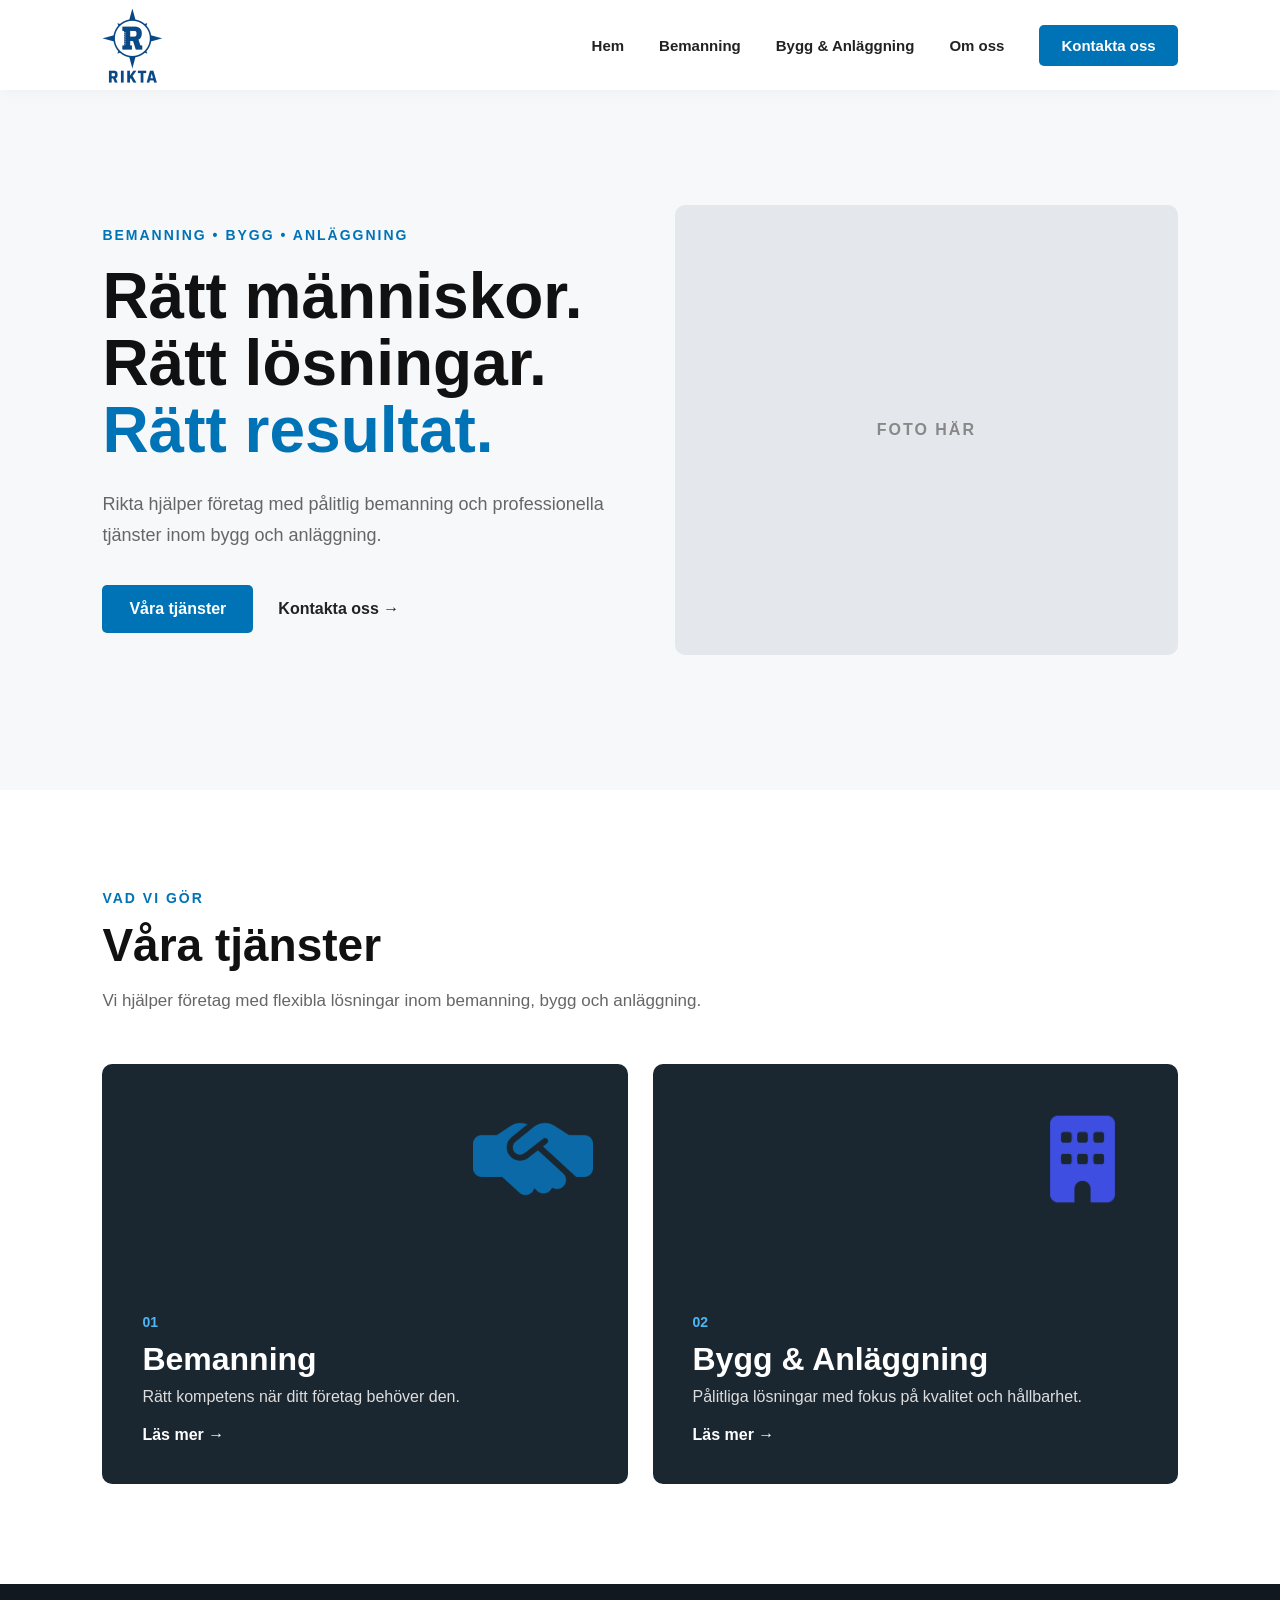
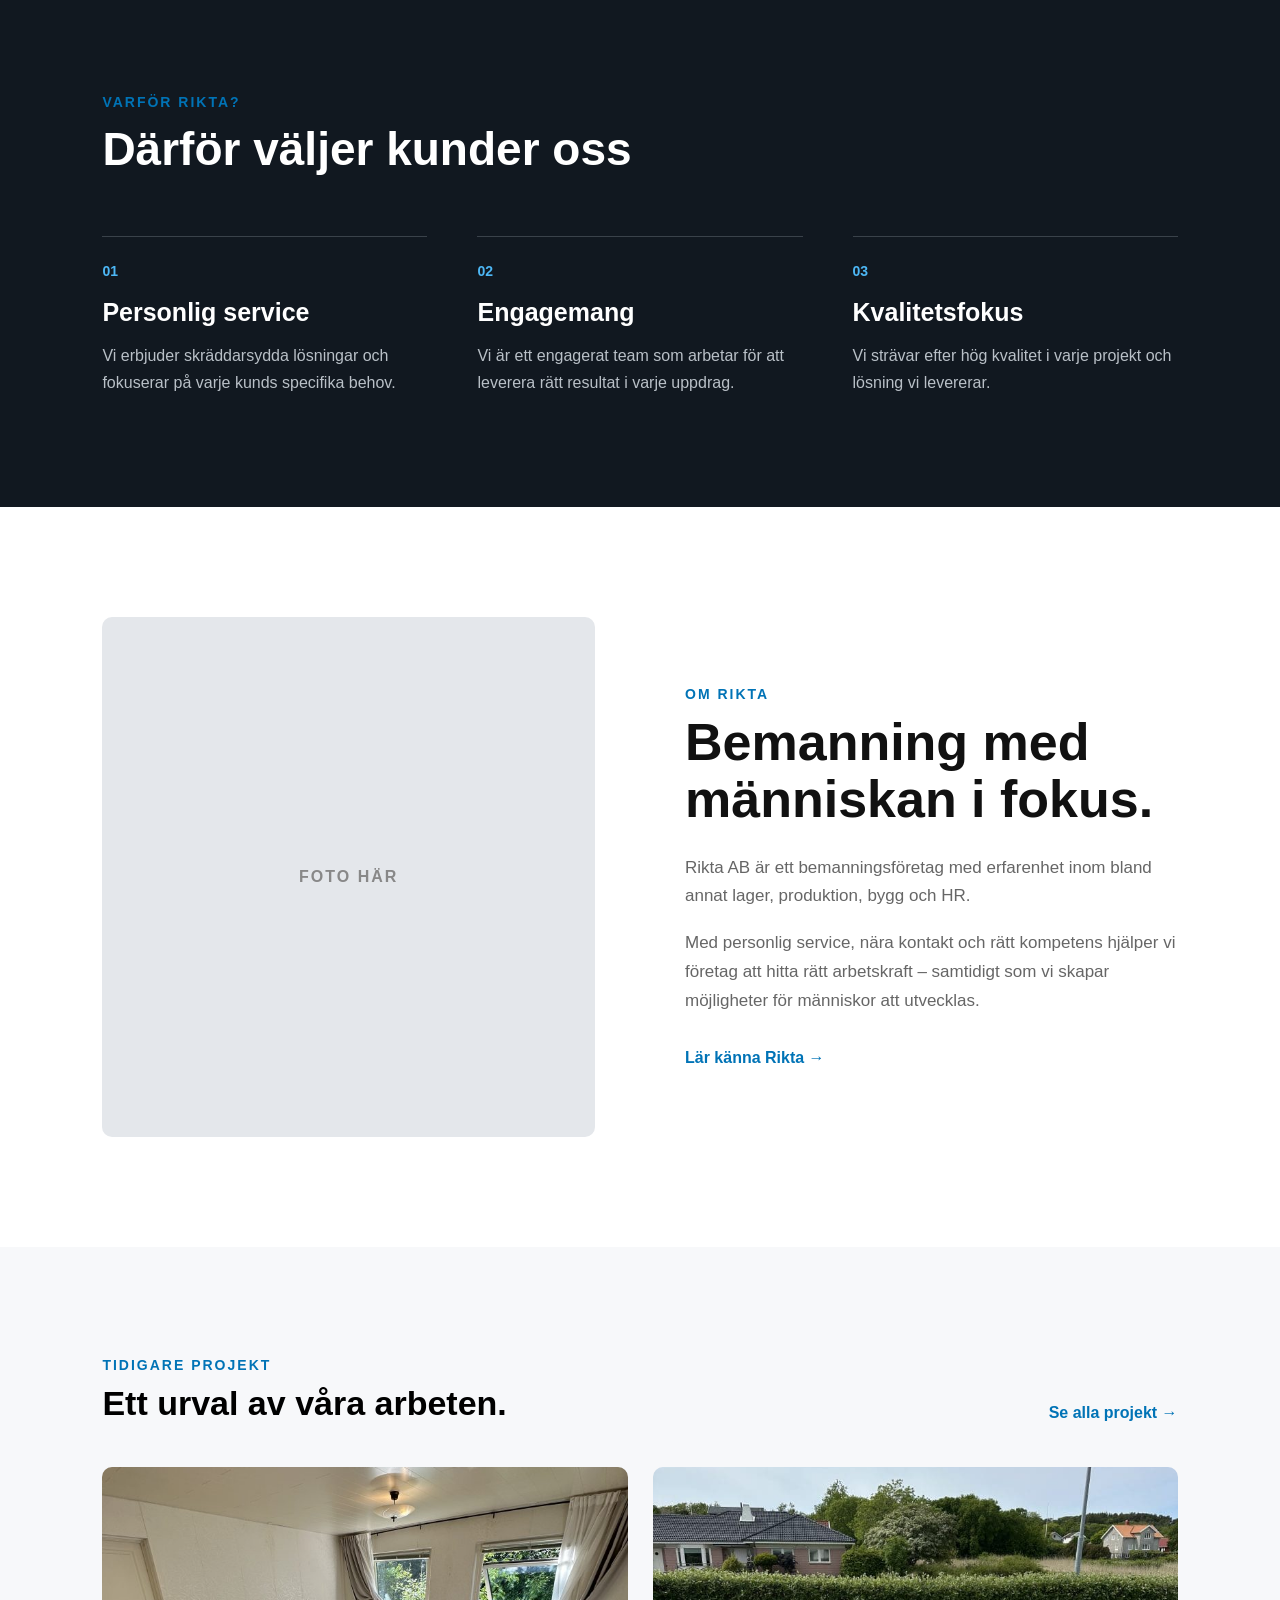
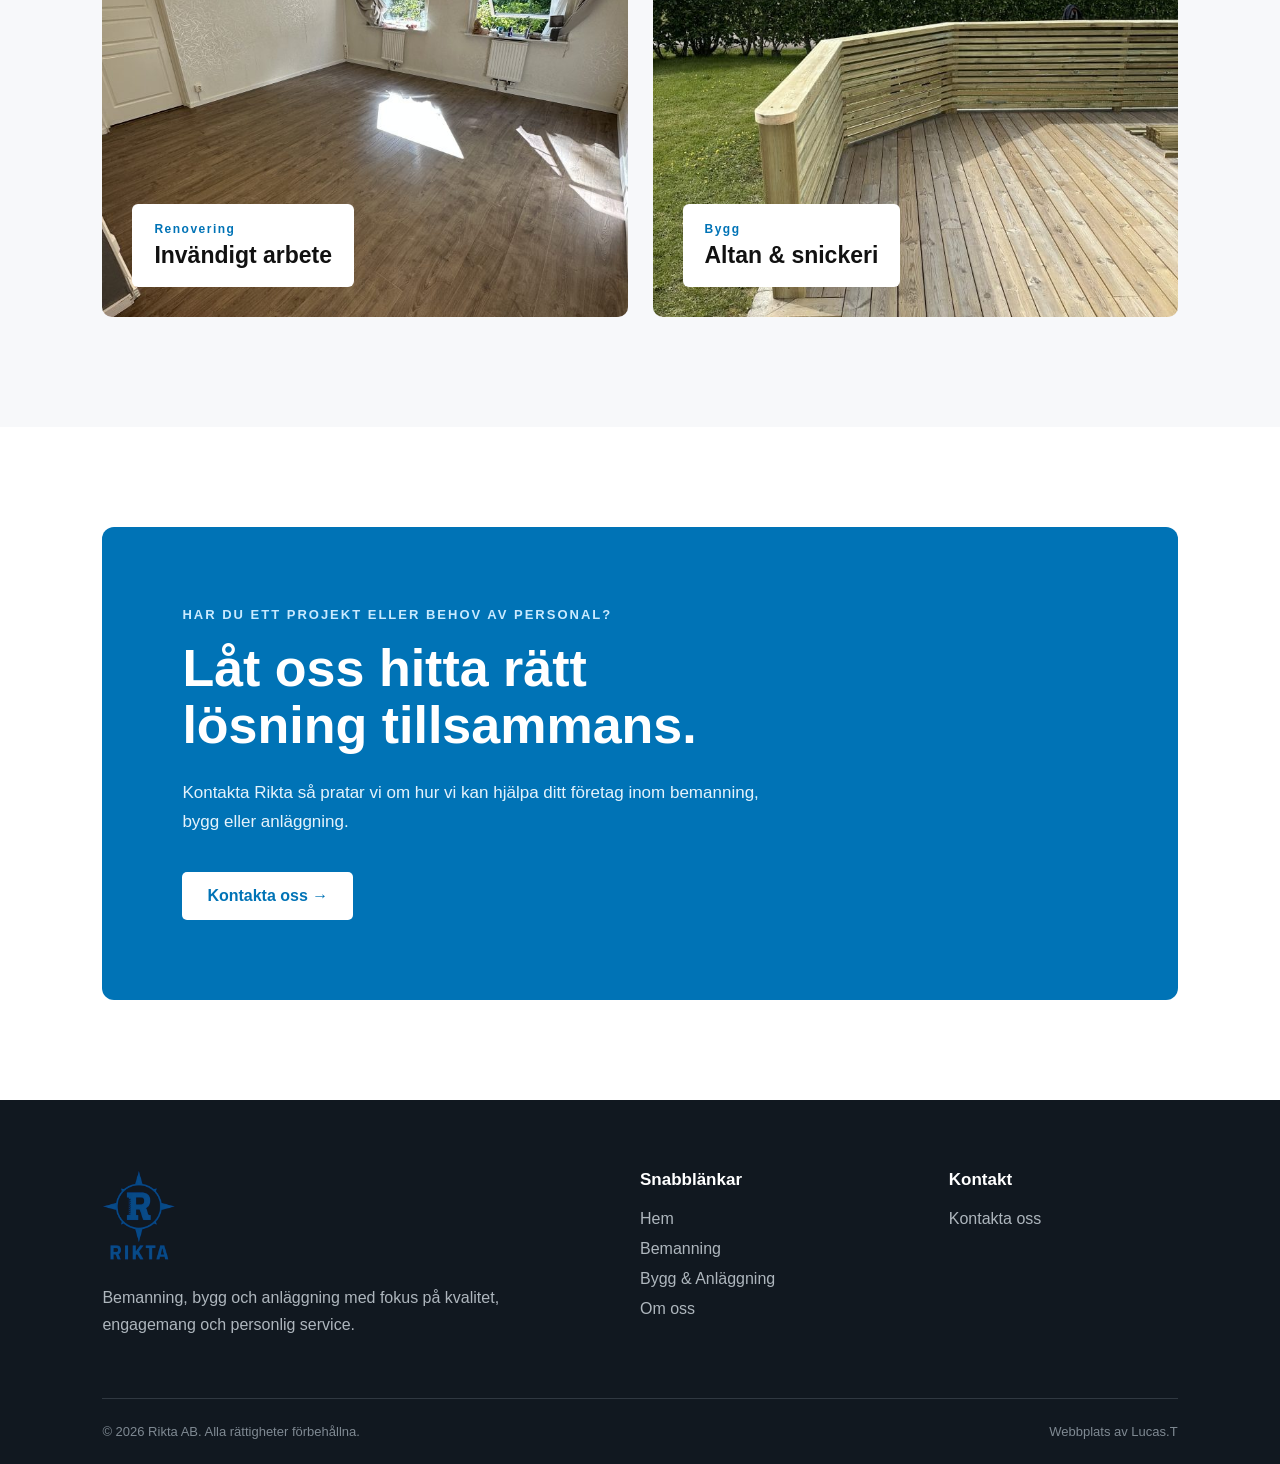
<file: index.html>
<!DOCTYPE html>
<html lang="sv">

<head>
    <meta charset="UTF-8">
    <meta name="viewport" content="width=device-width, initial-scale=1.0">

    <title>Rikta AB</title>

    <link rel="stylesheet" href="style.css">
	
	<link rel="icon" type="image/png" href="images/rikta-ab_logga.png">

</head>

<body>

<header class="navbar">

    <div class="logo">
    <img src="images/rikta-ab_logga.png" alt="Rikta AB">
	</div>

    <nav>
		<a href="index.html">Hem</a>
		<a href="bemanning.html">Bemanning</a>
		<a href="bygg-anlaggning.html">Bygg & Anläggning</a>
		<a href="om-oss.html">Om oss</a>
		<a href="kontakt.html" class="contact-btn">Kontakta oss</a>
	</nav>

<button class="menu-toggle" aria-label="Öppna meny">
    <span></span>
    <span></span>
    <span></span>
</button>

</header>

<section class="hero">

    <div class="hero-text">

        <p class="hero-small">BEMANNING • BYGG • ANLÄGGNING</p>

        <h1>
            Rätt människor.<br>
            Rätt lösningar.<br>
            <span>Rätt resultat.</span>
        </h1>

        <p class="hero-description">
            Rikta hjälper företag med pålitlig bemanning och professionella
            tjänster inom bygg och anläggning.
        </p>

        <div class="hero-buttons">
            <a href="#tjanster" class="primary-btn">Våra tjänster</a>
            <a href="kontakt.html" class="secondary-btn">Kontakta oss →</a>
        </div>	

    </div>


    <div class="hero-image">
        <div class="image-placeholder">
            <span>FOTO HÄR</span>
        </div>
    </div>

</section>

<section class="services reveal" id="tjanster">

    <div class="services-header">
        <p class="section-small">VAD VI GÖR</p>
        <h2>Våra tjänster</h2>
        <p>
            Vi hjälper företag med flexibla lösningar inom bemanning,
            bygg och anläggning.
        </p>
    </div>

    <div class="service-grid">

    <div class="service-card bemanning">

        <img src="images/bemanning.png"
             class="service-icon"
             alt="Bemanning">

        <div class="service-content">
            <span>01</span>
            <h3>Bemanning</h3>
            <p>Rätt kompetens när ditt företag behöver den.</p>
            <a href="bemanning.html">Läs mer →</a>
        </div>

    </div>

		<div class="service-card bygg">

			<img src="images/bygg.png"
				class="service-icon"
				alt="Bygg och anläggning">

			<div class="service-content">
				<span>02</span>
				<h3>Bygg & Anläggning</h3>
				<p>Pålitliga lösningar med fokus på kvalitet och hållbarhet.</p>
				<a href="bygg-anlaggning.html">Läs mer →</a>
			</div>

		</div>

	</div>

</section>

<section class="why-us reveal">

    <div class="why-header">
        <p class="section-small">VARFÖR RIKTA?</p>
        <h2>Därför väljer kunder oss</h2>
    </div>

    <div class="why-grid">

        <div class="why-card stagger">
            <span>01</span>
            <h3>Personlig service</h3>
            <p>
                Vi erbjuder skräddarsydda lösningar och fokuserar på
                varje kunds specifika behov.
            </p>
        </div>

        <div class="why-card stagger">
            <span>02</span>
            <h3>Engagemang</h3>
            <p>
                Vi är ett engagerat team som arbetar för att leverera
                rätt resultat i varje uppdrag.
            </p>
        </div>

        <div class="why-card stagger">
            <span>03</span>
            <h3>Kvalitetsfokus</h3>
            <p>
                Vi strävar efter hög kvalitet i varje projekt och
                lösning vi levererar.
            </p>
        </div>

    </div>

</section>

<section class="about reveal">

    <div class="about-image">
        <div class="about-placeholder">
            <span>FOTO HÄR</span>
        </div>
    </div>

    <div class="about-text">

		<p class="section-small">OM RIKTA</p>

		<h2>Bemanning med<br>människan i fokus.</h2>

		<p>
        Rikta AB är ett bemanningsföretag med erfarenhet inom bland annat
        lager, produktion, bygg och HR.
		</p>

		<p>
        Med personlig service, nära kontakt och rätt kompetens hjälper vi
        företag att hitta rätt arbetskraft – samtidigt som vi skapar
        möjligheter för människor att utvecklas.
		</p>

		<a href="om-oss.html" class="about-link">Lär känna Rikta →</a>

	</div>

</section>

<section class="projects reveal">

    <div class="projects-header">

        <div>
            <p class="section-small">TIDIGARE PROJEKT</p>
            <h2>Ett urval av våra arbeten.</h2>
        </div>

        <a href="bygg-anlaggning.html" class="projects-link">
            Se alla projekt →
        </a>

    </div>


    <div class="projects-grid">

        <div class="project-card">
            <img src="images/projekt-1.jpg" alt="Byggprojekt utfört av Rikta AB">

            <div class="project-info">
                <p>Renovering</p>
                <h3>Invändigt arbete</h3>
            </div>
        </div>


        <div class="project-card">
            <img src="images/projekt-2.jpg" alt="Mark- och anläggningsprojekt utfört av Rikta AB">

            <div class="project-info">
                <p>Bygg</p>
                <h3>Altan & snickeri</h3>
            </div>
        </div>

    </div>

</section>

<section class="contact-cta reveal">

    <div class="cta-content">

        <p class="cta-small">HAR DU ETT PROJEKT ELLER BEHOV AV PERSONAL?</p>

        <h2>
            Låt oss hitta rätt<br>
            lösning tillsammans.
        </h2>

        <p>
            Kontakta Rikta så pratar vi om hur vi kan hjälpa ditt företag
            inom bemanning, bygg eller anläggning.
        </p>

        <a href="kontakt.html" class="cta-button">
            Kontakta oss →
        </a>

    </div>

</section>

<footer class="footer">

    <div class="footer-main">

        <div class="footer-brand">
            <img src="images/rikta-ab_logga.png" alt="Rikta AB">

            <p>
                Bemanning, bygg och anläggning med fokus på
                kvalitet, engagemang och personlig service.
            </p>
        </div>

        <div class="footer-links">
            <h4>Snabblänkar</h4>

            <a href="index.html">Hem</a>
            <a href="bemanning.html">Bemanning</a>
            <a href="bygg-anlaggning.html">Bygg & Anläggning</a>
            <a href="om-oss.html">Om oss</a>
        </div>

        <div class="footer-links">
            <h4>Kontakt</h4>

            <a href="kontakt.html">Kontakta oss</a>
        </div>

    </div>

    <div class="footer-bottom">
        <p>© 2026 Rikta AB. Alla rättigheter förbehållna.</p>

        <p>Webbplats av Lucas.T</p>
    </div>

</footer>

    <script src="script.js"></script>
</body>

</html>
</file>
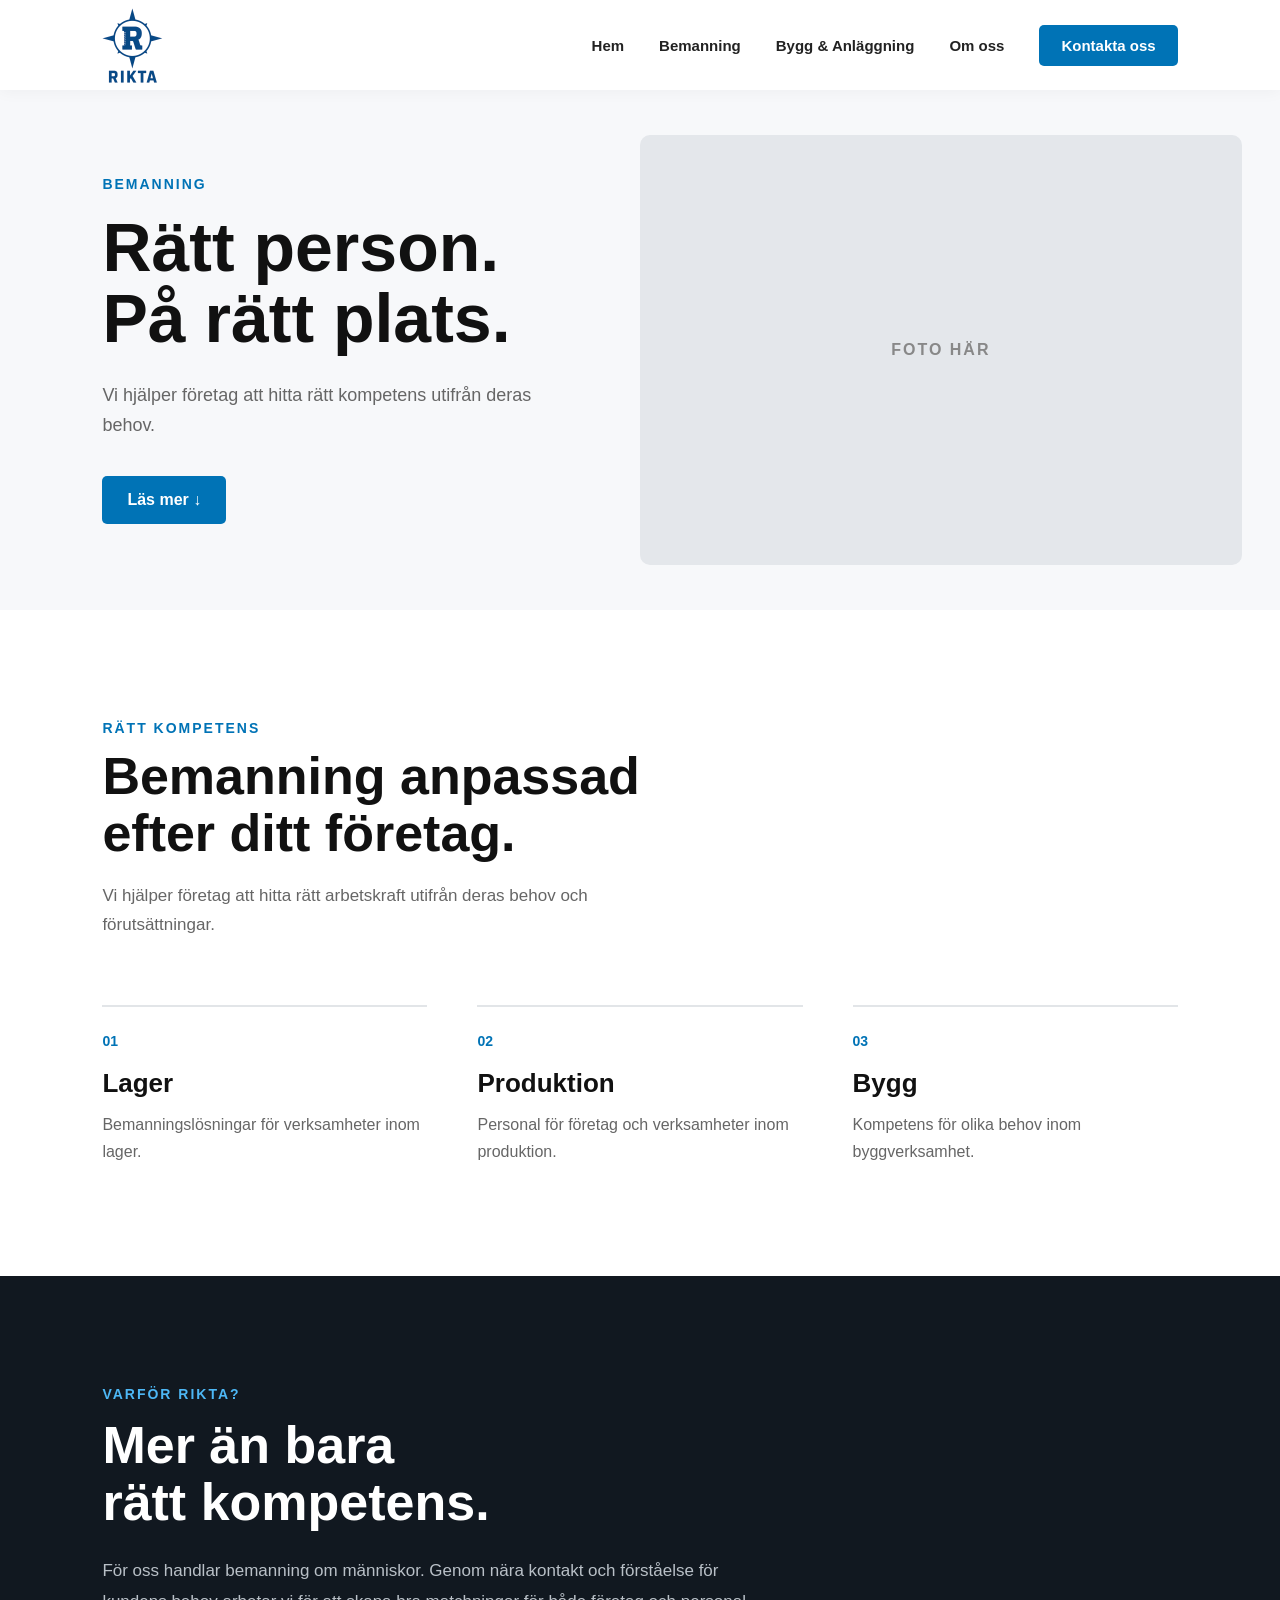
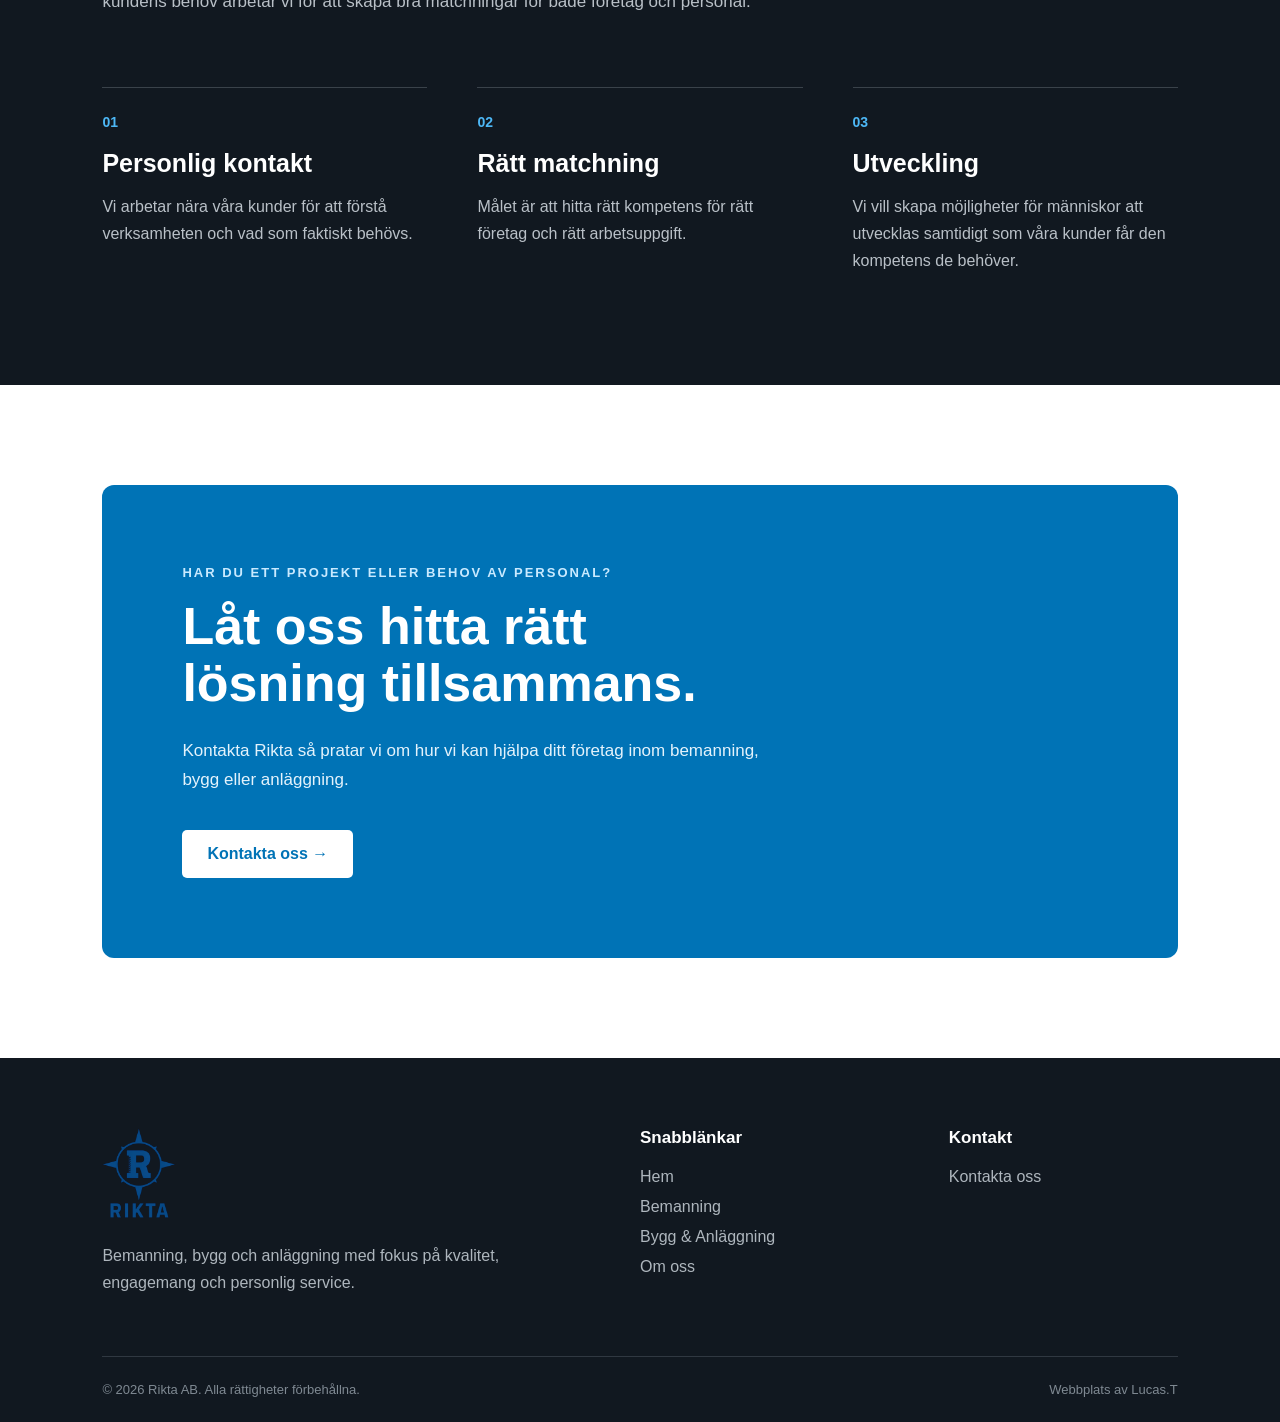
<file: bemanning.html>
<!DOCTYPE html>
<html lang="sv">

<head>
    <meta charset="UTF-8">
    <meta name="viewport" content="width=device-width, initial-scale=1.0">

    <title>Bemanning | Rikta AB</title>

    <link rel="stylesheet" href="style.css?v=20261009">
	
	<link rel="icon" type="image/png" href="images/rikta-ab_logga.png">

</head>

<body>

<header class="navbar">

    <div class="logo">
        <a href="index.html">
            <img src="images/rikta-ab_logga.png" alt="Rikta AB">
        </a>
    </div>

    <nav>
        <a href="index.html">Hem</a>
        <a href="bemanning.html">Bemanning</a>
        <a href="bygg-anlaggning.html">Bygg & Anläggning</a>
        <a href="om-oss.html">Om oss</a>
        <a href="kontakt.html" class="contact-btn">Kontakta oss</a>
    </nav>

    <button class="menu-toggle" aria-label="Öppna meny">
        <span></span>
        <span></span>
        <span></span>
    </button>

</header>

<main>

    <section class="bemanning-hero">

        <div class="bemanning-hero-content">

            <p class="bemanning-small">BEMANNING</p>

            <h1>
                Rätt person.<br>
                På rätt plats.
            </h1>

            <p class="bemanning-hero-description">
                Vi hjälper företag att hitta rätt kompetens
                utifrån deras behov.
            </p>

            <a href="#bemanning-info" class="bemanning-hero-button">
                Läs mer ↓
            </a>

        </div>

        <div class="bemanning-hero-image">
            <span>FOTO HÄR</span>
        </div>

    </section>

<section class="bemanning-info reveal" id="bemanning-info">

    <div class="bemanning-info-header">

        <p class="section-small">RÄTT KOMPETENS</p>

        <h2>
            Bemanning anpassad<br>
            efter ditt företag.
        </h2>

        <p>
            Vi hjälper företag att hitta rätt arbetskraft utifrån
            deras behov och förutsättningar.
        </p>

    </div>


    <div class="bemanning-areas">

        <div class="bemanning-area stagger">
            <span>01</span>
            <h3>Lager</h3>
            <p>
                Bemanningslösningar för verksamheter inom lager.
            </p>
        </div>

        <div class="bemanning-area stagger">
            <span>02</span>
            <h3>Produktion</h3>
            <p>
                Personal för företag och verksamheter inom produktion.
            </p>
        </div>

        <div class="bemanning-area stagger">
            <span>03</span>
            <h3>Bygg</h3>
            <p>
                Kompetens för olika behov inom byggverksamhet.
            </p>
        </div>

    </div>

</section>

<section class="bemanning-why reveal">

    <div class="bemanning-why-header">

        <p class="bemanning-why-small">VARFÖR RIKTA?</p>

        <h2>
            Mer än bara<br>
            rätt kompetens.
        </h2>

        <p>
            För oss handlar bemanning om människor. Genom nära kontakt
            och förståelse för kundens behov arbetar vi för att skapa
            bra matchningar för både företag och personal.
        </p>

    </div>


    <div class="bemanning-why-grid">

        <div class="bemanning-why-item stagger">
            <span>01</span>

            <h3>Personlig kontakt</h3>

            <p>
                Vi arbetar nära våra kunder för att förstå verksamheten
                och vad som faktiskt behövs.
            </p>
        </div>


        <div class="bemanning-why-item stagger">
            <span>02</span>

            <h3>Rätt matchning</h3>

            <p>
                Målet är att hitta rätt kompetens för rätt företag
                och rätt arbetsuppgift.
            </p>
        </div>


        <div class="bemanning-why-item stagger">
            <span>03</span>

            <h3>Utveckling</h3>

            <p>
                Vi vill skapa möjligheter för människor att utvecklas
                samtidigt som våra kunder får den kompetens de behöver.
            </p>
        </div>

    </div>

</section>

<section class="contact-cta reveal">

    <div class="cta-content">

        <p class="cta-small">HAR DU ETT PROJEKT ELLER BEHOV AV PERSONAL?</p>

        <h2>
            Låt oss hitta rätt<br>
            lösning tillsammans.
        </h2>

        <p>
            Kontakta Rikta så pratar vi om hur vi kan hjälpa ditt företag
            inom bemanning, bygg eller anläggning.
        </p>

        <a href="kontakt.html" class="cta-button">
            Kontakta oss →
        </a>

    </div>

</section>

<footer class="footer">

    <div class="footer-main">

        <div class="footer-brand">
            <img src="images/rikta-ab_logga.png" alt="Rikta AB">

            <p>
                Bemanning, bygg och anläggning med fokus på
                kvalitet, engagemang och personlig service.
            </p>
        </div>

        <div class="footer-links">
            <h4>Snabblänkar</h4>

            <a href="index.html">Hem</a>
            <a href="bemanning.html">Bemanning</a>
            <a href="bygg-anlaggning.html">Bygg & Anläggning</a>
            <a href="om-oss.html">Om oss</a>
        </div>

        <div class="footer-links">
            <h4>Kontakt</h4>

            <a href="kontakt.html">Kontakta oss</a>
        </div>

    </div>

    <div class="footer-bottom">
        <p>© 2026 Rikta AB. Alla rättigheter förbehållna.</p>

        <p>Webbplats av Lucas.T</p>
    </div>

</footer>

</main>

<script src="script.js"></script>

</body>
</html>
</file>
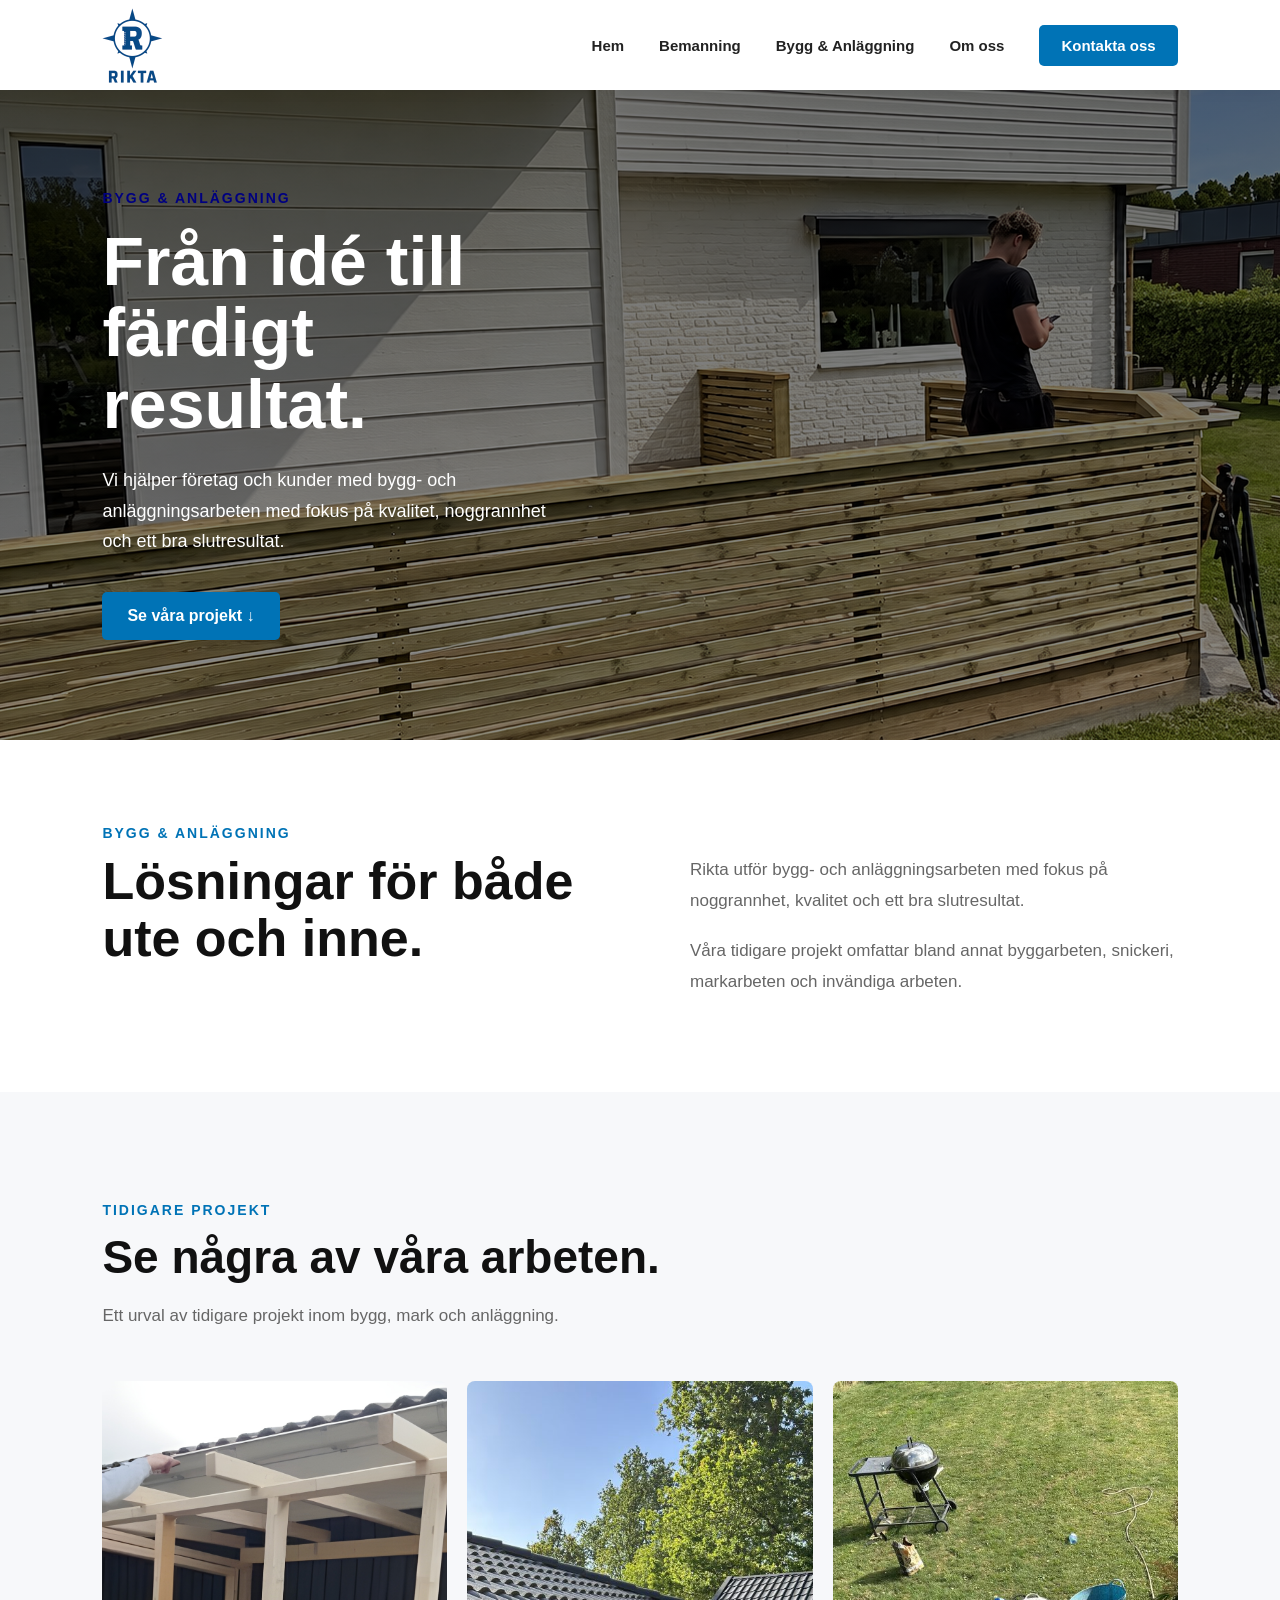
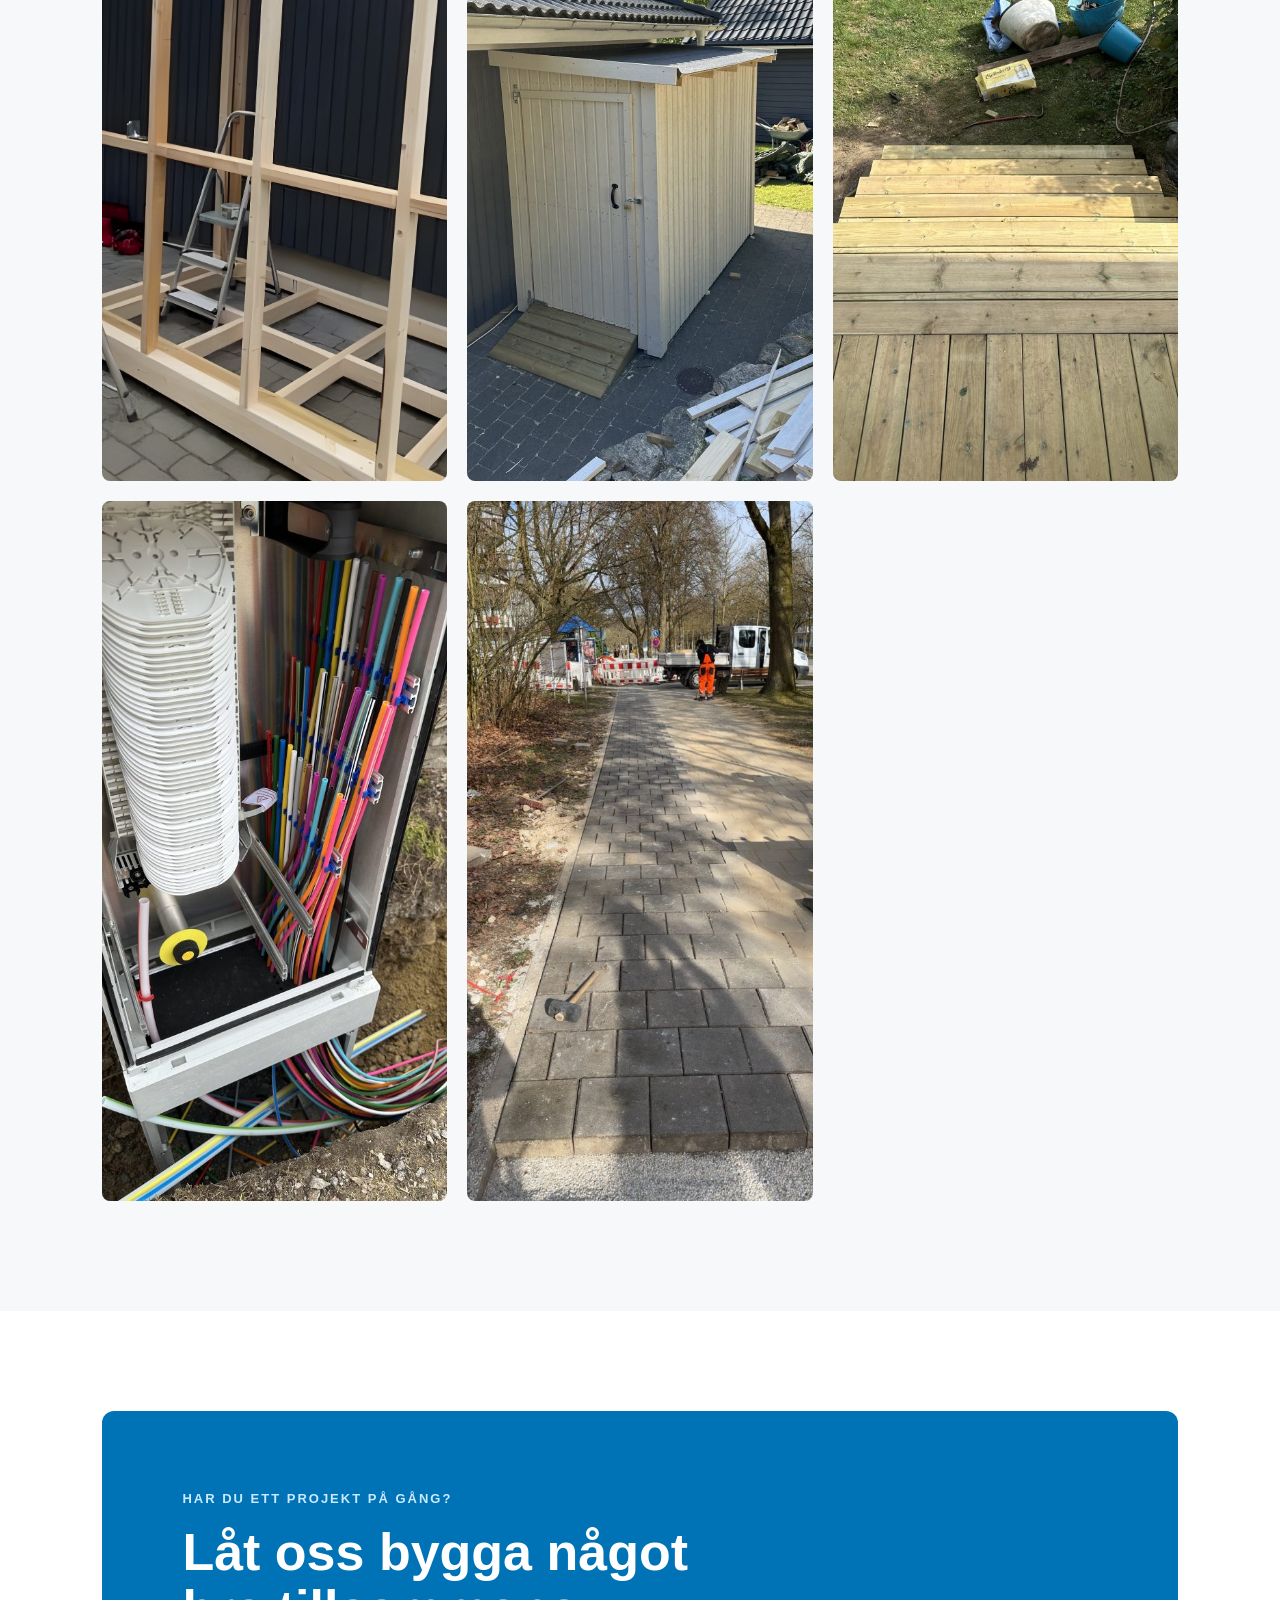
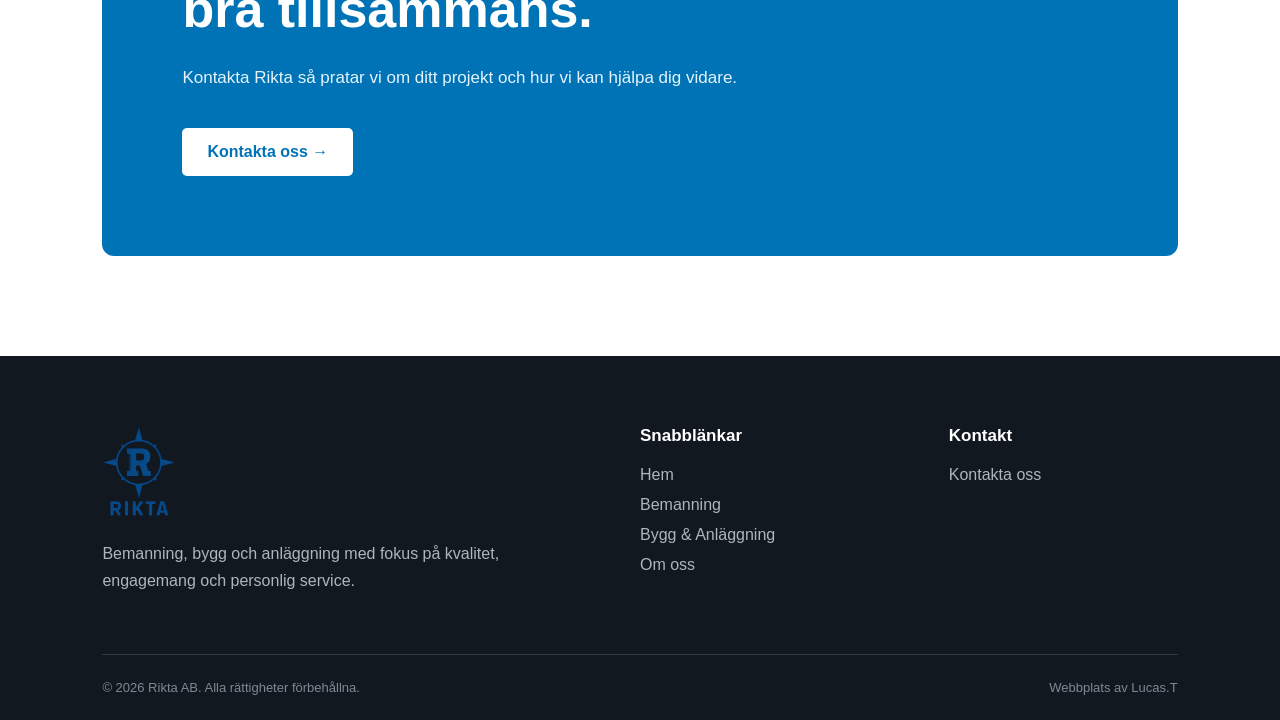
<file: bygg-anlaggning.html>
<!DOCTYPE html>
<html lang="sv">

<head>
    <meta charset="UTF-8">
    <meta name="viewport" content="width=device-width, initial-scale=1.0">

    <title>Bygg & Anläggning | Rikta AB</title>

    <link rel="stylesheet" href="style.css">
	
	<link rel="icon" type="image/png" href="images/rikta-ab_logga.png">

</head>

<body>

<header class="navbar">

    <div class="logo">
        <a href="index.html">
            <img src="images/rikta-ab_logga.png" alt="Rikta AB">
        </a>
    </div>

    <nav>
        <a href="index.html">Hem</a>
        <a href="bemanning.html">Bemanning</a>
        <a href="bygg-anlaggning.html">Bygg & Anläggning</a>
        <a href="om-oss.html">Om oss</a>
        <a href="kontakt.html" class="contact-btn">Kontakta oss</a>
    </nav>

    <button class="menu-toggle" aria-label="Öppna meny">
        <span></span>
        <span></span>
        <span></span>
    </button>

</header>


<main>

    <section class="bygg-hero">

    <div class="bygg-hero-content">

        <h4>BYGG & ANLÄGGNING</h4>
        <h1>
            Från idé till<br>
            färdigt resultat.
        </h1>

        <p class="bygg-hero-description">
            Vi hjälper företag och kunder med bygg- och anläggningsarbeten
            med fokus på kvalitet, noggrannhet och ett bra slutresultat.
        </p>

        <a href="#projekt" class="bygg-hero-button">
            Se våra projekt ↓
        </a>

    </div>
	
	<div class="bygg-hero-image"></div>

</section>


<section class="bygg-intro reveal">

    <div class="bygg-intro-left">

        <p class="section-small">BYGG & ANLÄGGNING</p>

        <h2>
            Lösningar för både<br>
            ute och inne.
        </h2>

    </div>

    <div class="bygg-intro-right">

        <p>
            Rikta utför bygg- och anläggningsarbeten med fokus på
            noggrannhet, kvalitet och ett bra slutresultat.
        </p>

        <p>
            Våra tidigare projekt omfattar bland annat byggarbeten,
            snickeri, markarbeten och invändiga arbeten.
        </p>

    </div>

</section>

<section class="bygg-projects reveal" id="projekt">

    <div class="bygg-projects-header">
        <p class="section-small">TIDIGARE PROJEKT</p>
        <h2>Se några av våra arbeten.</h2>

        <p>
            Ett urval av tidigare projekt inom bygg,
            mark och anläggning.
        </p>
    </div>

    <div class="bygg-gallery">

        <div class="gallery-item">
            <img src="images/bygg-projekt-1.jpg" alt="Tidigare byggprojekt">
        </div>

        <div class="gallery-item">
            <img src="images/bygg-projekt-2.jpg" alt="Tidigare byggprojekt">
        </div>

        <div class="gallery-item">
            <img src="images/bygg-projekt-3.jpg" alt="Tidigare byggprojekt">
        </div>

        <div class="gallery-item">
            <img src="images/bygg-projekt-4.jpg" alt="Tidigare mark- och anläggningsprojekt">
        </div>

        <div class="gallery-item">
            <img src="images/bygg-projekt-5.jpg" alt="Tidigare mark- och anläggningsprojekt">
        </div>

    </div>

</section>

<section class="contact-cta reveal">

    <div class="cta-content">

        <p class="cta-small">HAR DU ETT PROJEKT PÅ GÅNG?</p>

        <h2>
            Låt oss bygga något<br>
            bra tillsammans.
        </h2>

        <p>
            Kontakta Rikta så pratar vi om ditt projekt och hur
            vi kan hjälpa dig vidare.
        </p>

        <a href="kontakt.html" class="cta-button">
            Kontakta oss →
        </a>

    </div>

</section>

<footer class="footer">

    <div class="footer-main">

        <div class="footer-brand">
            <img src="images/rikta-ab_logga.png" alt="Rikta AB">

            <p>
                Bemanning, bygg och anläggning med fokus på
                kvalitet, engagemang och personlig service.
            </p>
        </div>

        <div class="footer-links">
            <h4>Snabblänkar</h4>

            <a href="index.html">Hem</a>
            <a href="bemanning.html">Bemanning</a>
            <a href="bygg-anlaggning.html">Bygg & Anläggning</a>
            <a href="om-oss.html">Om oss</a>
        </div>

        <div class="footer-links">
            <h4>Kontakt</h4>

            <a href="kontakt.html">Kontakta oss</a>
        </div>

    </div>

    <div class="footer-bottom">
        <p>© 2026 Rikta AB. Alla rättigheter förbehållna.</p>

        <p>Webbplats av Lucas.T</p>
    </div>

</footer>

</main>


<script src="script.js"></script>

</body>
</html>
</file>
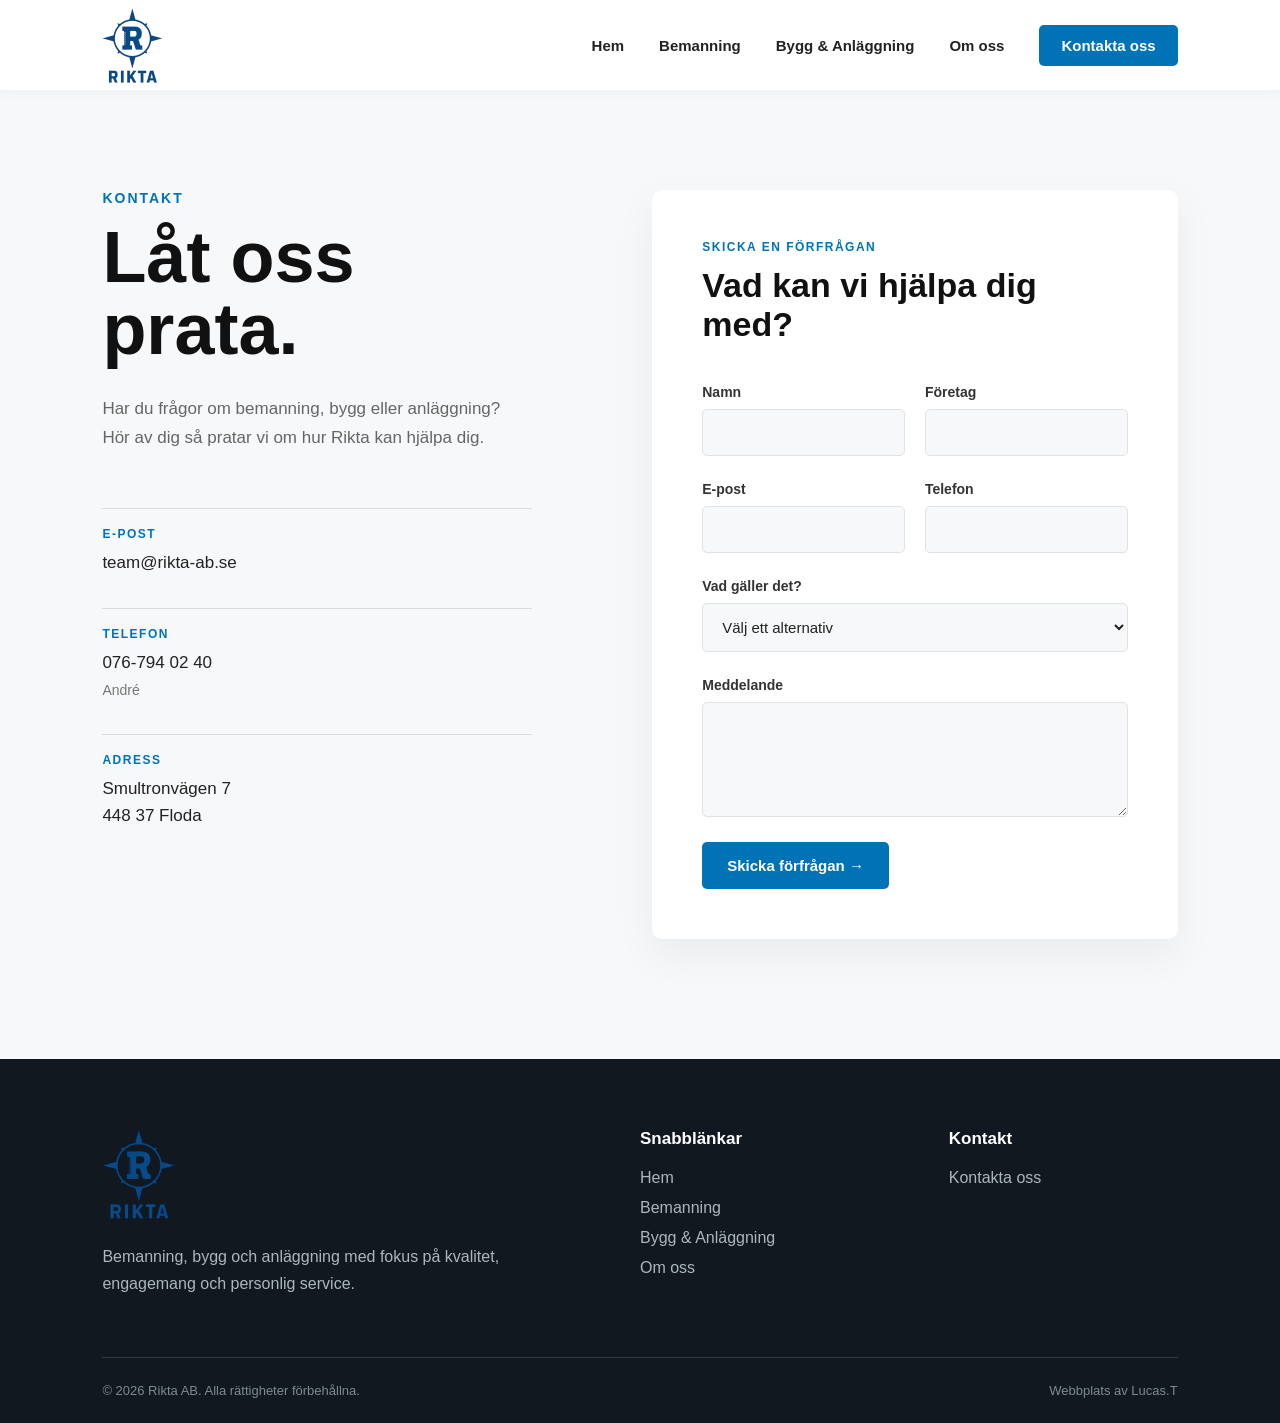
<file: kontakt.html>
<!DOCTYPE html>
<html lang="sv">

<head>
    <meta charset="UTF-8">
    <meta name="viewport" content="width=device-width, initial-scale=1.0">

    <title>Kontakt | Rikta AB</title>

    <link rel="stylesheet" href="style.css">
	
	<link rel="icon" type="image/png" href="images/rikta-ab_logga.png">

</head>

<body>

<header class="navbar">

    <div class="logo">
        <a href="index.html">
            <img src="images/rikta-ab_logga.png" alt="Rikta AB">
        </a>
    </div>

    <nav>
        <a href="index.html">Hem</a>
        <a href="bemanning.html">Bemanning</a>
        <a href="bygg-anlaggning.html">Bygg & Anläggning</a>
        <a href="om-oss.html">Om oss</a>
        <a href="kontakt.html" class="contact-btn">Kontakta oss</a>
    </nav>

    <button class="menu-toggle" aria-label="Öppna meny">
        <span></span>
        <span></span>
        <span></span>
    </button>

</header>

<main>

<section class="contact-page">

    <div class="contact-left">

        <p class="section-small">KONTAKT</p>

        <h1>
            Låt oss<br>
            prata.
        </h1>

        <p class="contact-intro">
            Har du frågor om bemanning, bygg eller anläggning?
            Hör av dig så pratar vi om hur Rikta kan hjälpa dig.
        </p>


        <div class="contact-details">

            <div class="contact-detail">
                <span>E-POST</span>
                <a href="mailto:team@rikta-ab.se">
                    team@rikta-ab.se
                </a>
            </div>

            <div class="contact-detail">
                <span>TELEFON</span>
                <a href="tel:+46767940240">
                    076-794 02 40
                </a>
                <p>André</p>
            </div>

            <div class="contact-detail">
                <span>ADRESS</span>
                <p>
                    Smultronvägen 7<br>
                    448 37 Floda
                </p>
            </div>

        </div>

    </div>


    <div class="contact-right">

        <p class="contact-form-small">SKICKA EN FÖRFRÅGAN</p>

        <h2>Vad kan vi hjälpa dig med?</h2>


        <form class="contact-form">

            <div class="form-row">

                <div class="form-group">
                    <label for="name">Namn</label>
                    <input type="text" id="name" name="name" required>
                </div>

                <div class="form-group">
                    <label for="company">Företag</label>
                    <input type="text" id="company" name="company">
                </div>

            </div>


            <div class="form-row">

                <div class="form-group">
                    <label for="email">E-post</label>
                    <input type="email" id="email" name="email" required>
                </div>

                <div class="form-group">
                    <label for="phone">Telefon</label>
                    <input type="tel" id="phone" name="phone">
                </div>

            </div>


            <div class="form-group">

                <label for="service">Vad gäller det?</label>

                <select id="service" name="service">
                    <option value="">Välj ett alternativ</option>
                    <option value="bemanning">Bemanning</option>
                    <option value="bygg">Bygg & Anläggning</option>
                    <option value="annat">Annat</option>
                </select>

            </div>


            <div class="form-group">

                <label for="message">Meddelande</label>

                <textarea
                    id="message"
                    name="message"
                    rows="5"
					required
                ></textarea>

            </div>


            <button type="submit" class="form-button">
                Skicka förfrågan →
            </button>

        </form>

    </div>

</section>

<footer class="footer">

    <div class="footer-main">

        <div class="footer-brand">
            <img src="images/rikta-ab_logga.png" alt="Rikta AB">

            <p>
                Bemanning, bygg och anläggning med fokus på
                kvalitet, engagemang och personlig service.
            </p>
        </div>

        <div class="footer-links">
            <h4>Snabblänkar</h4>

            <a href="index.html">Hem</a>
            <a href="bemanning.html">Bemanning</a>
            <a href="bygg-anlaggning.html">Bygg & Anläggning</a>
            <a href="om-oss.html">Om oss</a>
        </div>

        <div class="footer-links">
            <h4>Kontakt</h4>

            <a href="kontakt.html">Kontakta oss</a>
        </div>

    </div>

    <div class="footer-bottom">
        <p>© 2026 Rikta AB. Alla rättigheter förbehållna.</p>

        <p>Webbplats av Lucas.T</p>
    </div>

</footer>

</main>

<script src="script.js"></script>

</body>
</html>
</file>
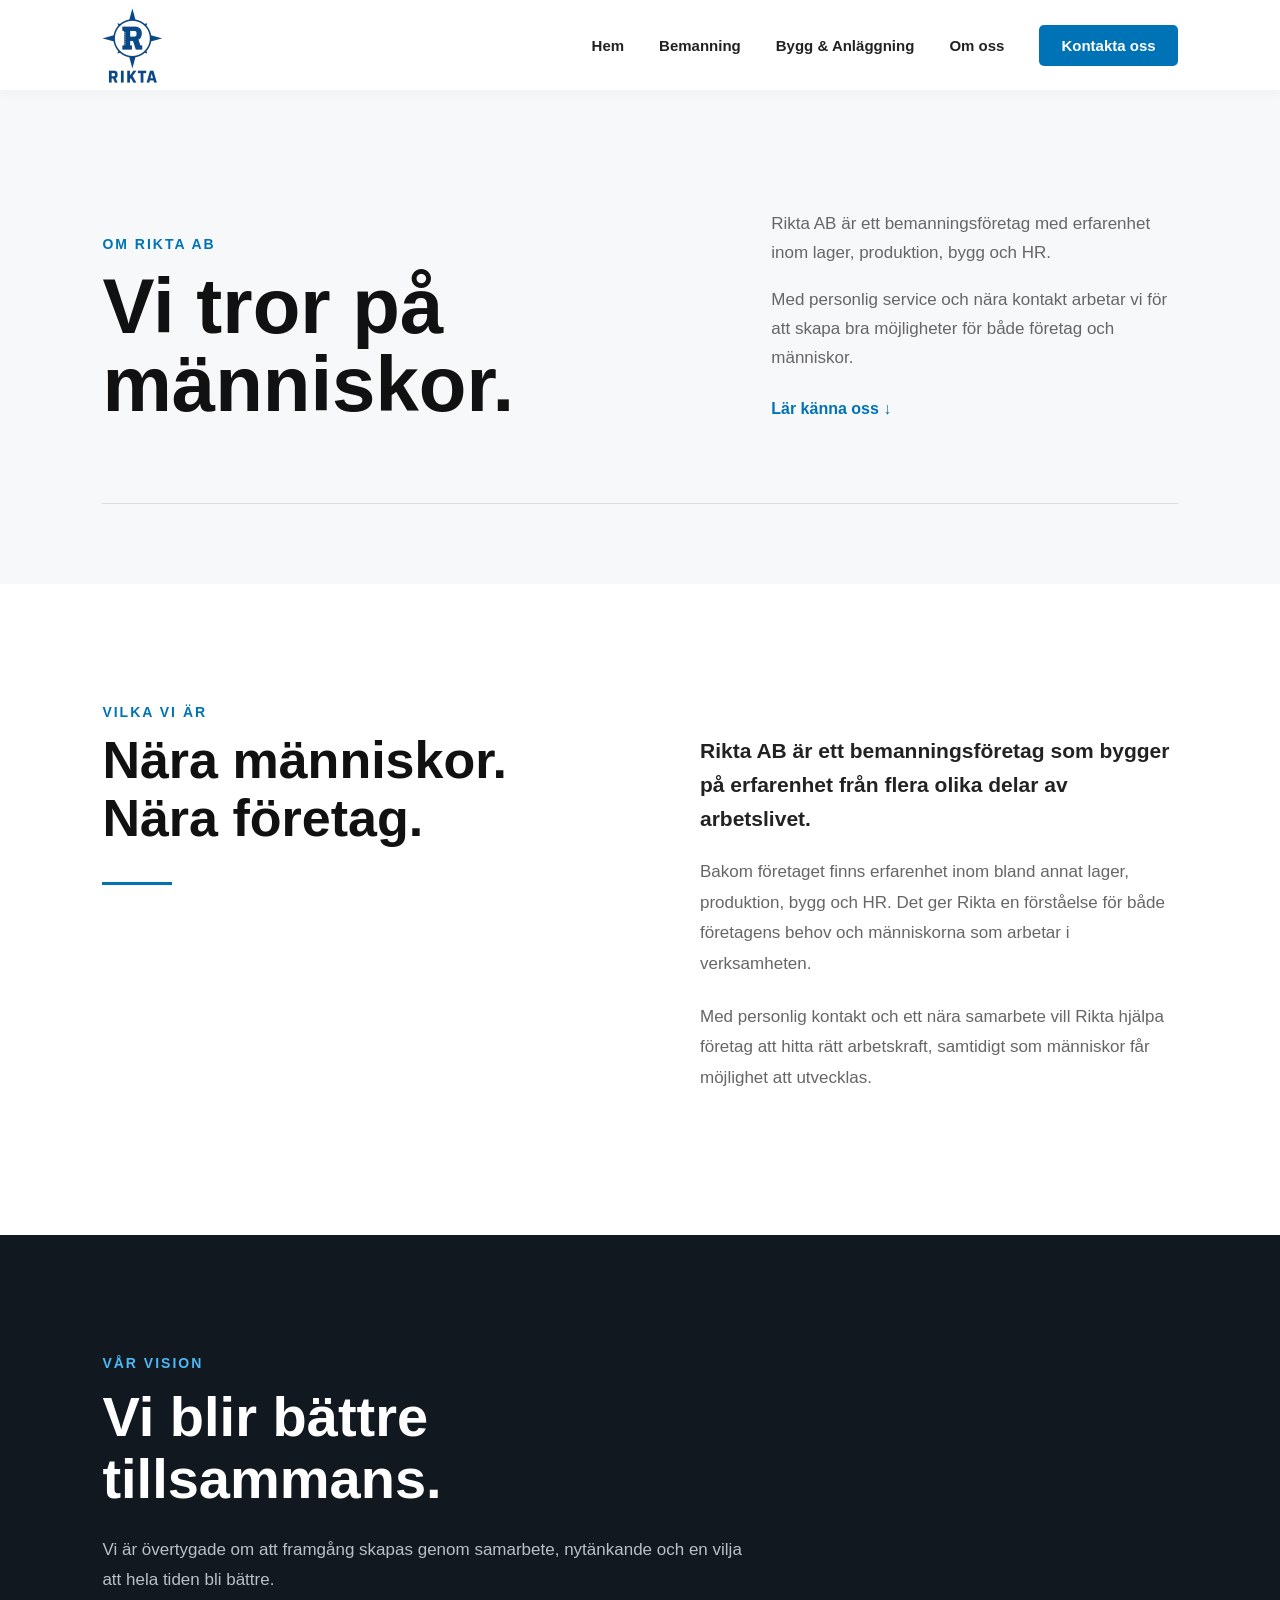
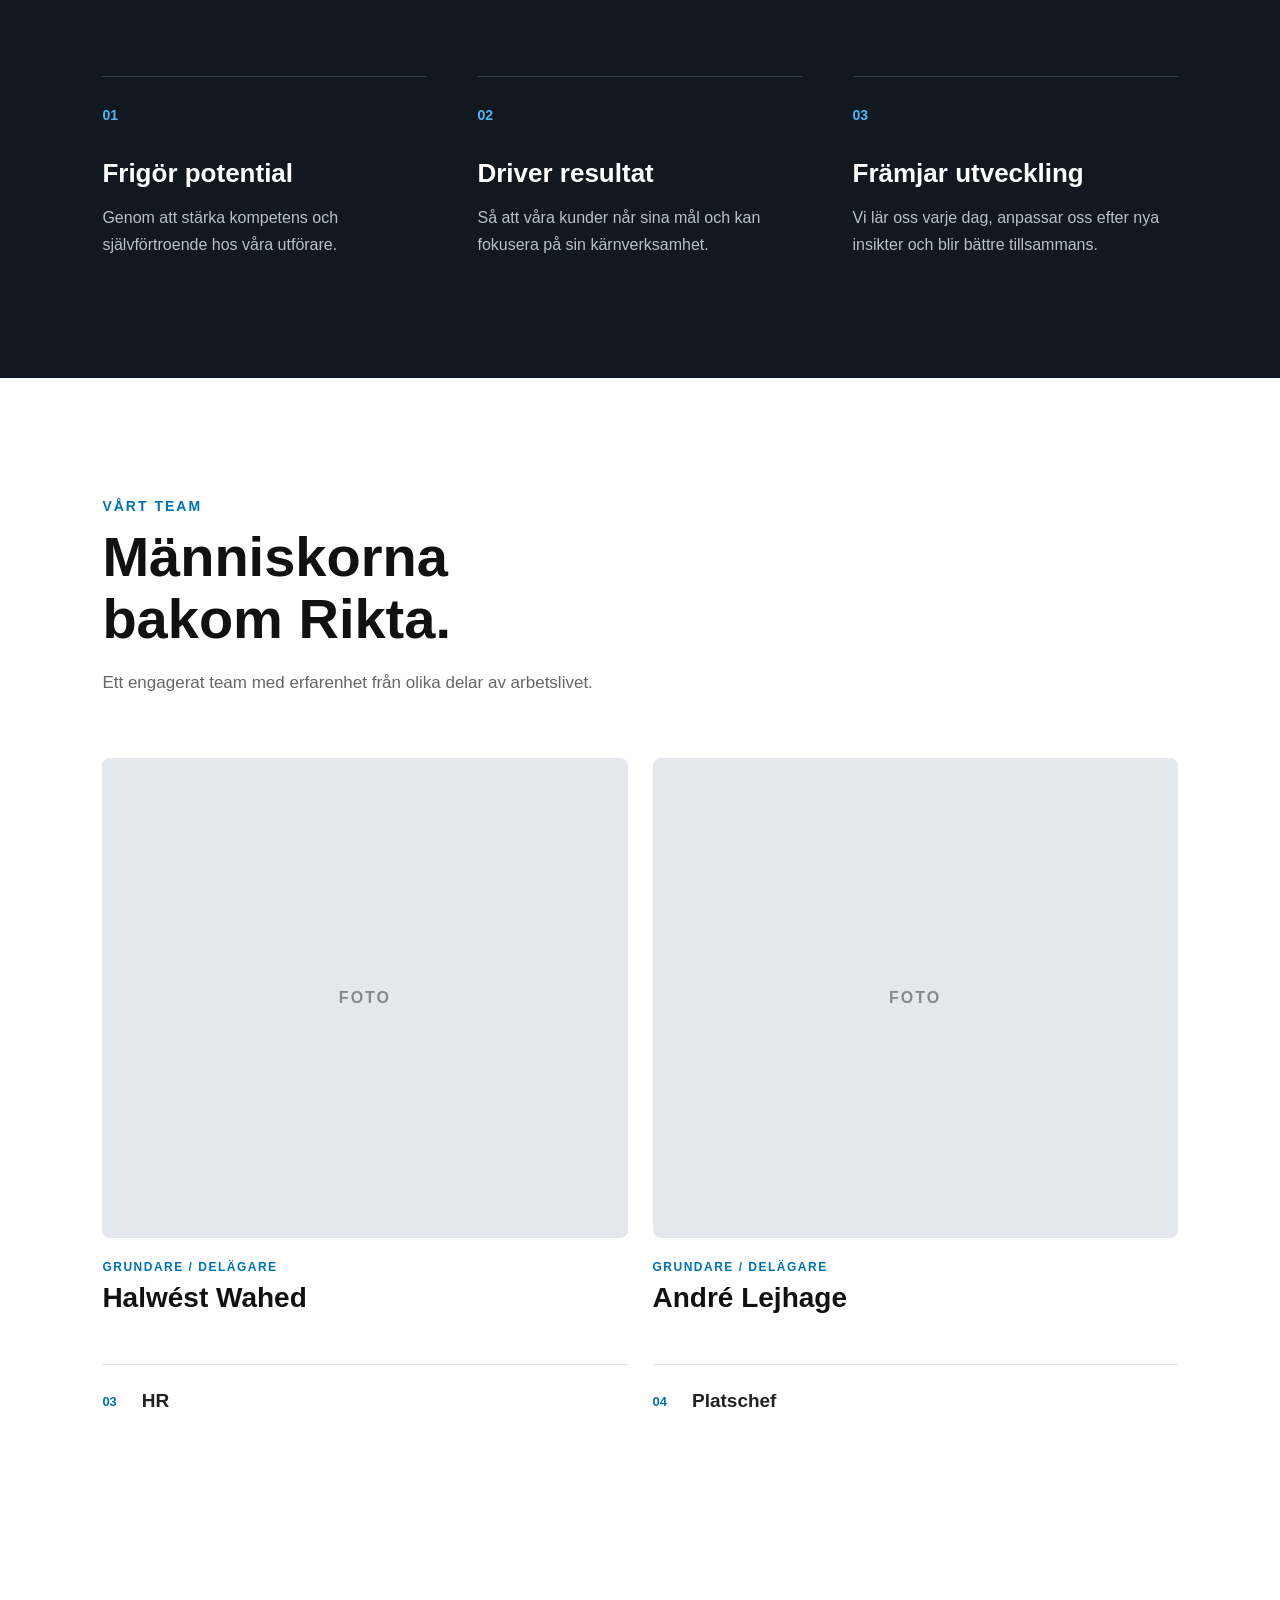
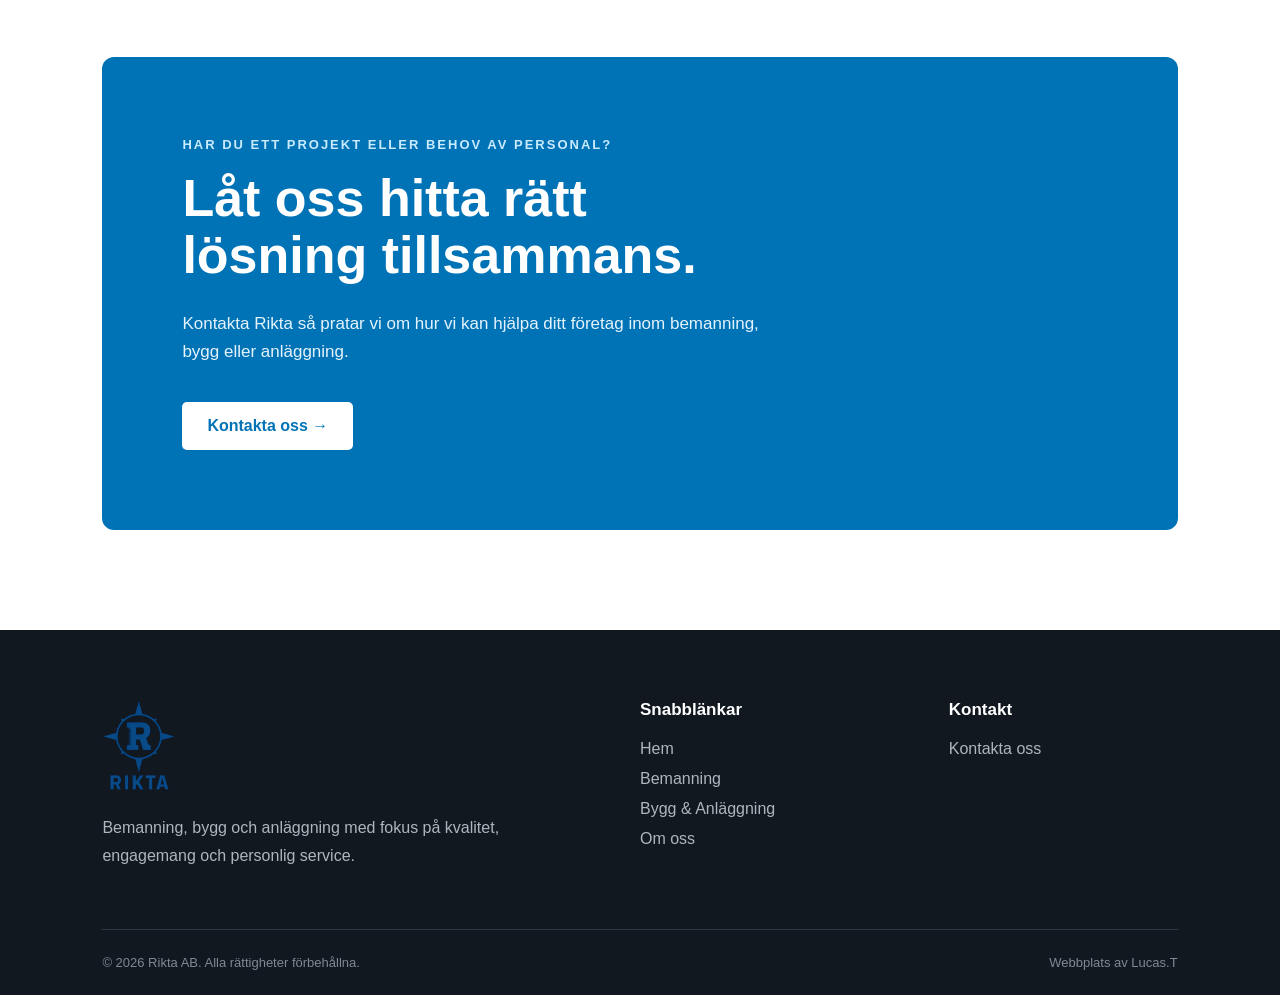
<file: om-oss.html>
<!DOCTYPE html>
<html lang="sv">

<head>
    <meta charset="UTF-8">
    <meta name="viewport" content="width=device-width, initial-scale=1.0">

    <title>Om oss | Rikta AB</title>

    <link rel="stylesheet" href="style.css">
	
	<link rel="icon" type="image/png" href="images/rikta-ab_logga.png">

</head>

<body>

<header class="navbar">

    <div class="logo">
        <a href="index.html">
            <img src="images/rikta-ab_logga.png" alt="Rikta AB">
        </a>
    </div>

    <nav>
        <a href="index.html">Hem</a>
        <a href="bemanning.html">Bemanning</a>
        <a href="bygg-anlaggning.html">Bygg & Anläggning</a>
        <a href="om-oss.html">Om oss</a>
        <a href="kontakt.html" class="contact-btn">Kontakta oss</a>
    </nav>

    <button class="menu-toggle" aria-label="Öppna meny">
        <span></span>
        <span></span>
        <span></span>
    </button>

</header>

<main>

<section class="om-hero">

    <div class="om-hero-top">

        <div class="om-hero-title">

            <p class="section-small">OM RIKTA AB</p>

            <h1>
                Vi tror på<br>
                människor.
            </h1>

        </div>


        <div class="om-hero-intro">

            <p>
                Rikta AB är ett bemanningsföretag med erfarenhet inom
                lager, produktion, bygg och HR.
            </p>

            <p>
                Med personlig service och nära kontakt arbetar vi för
                att skapa bra möjligheter för både företag och människor.
            </p>

            <a href="#om-rikta" class="om-hero-link">
                Lär känna oss ↓
            </a>

        </div>

    </div>

    <div class="om-hero-line"></div>

</section>

<section class="om-story reveal" id="om-rikta">

    <div class="om-story-left">

        <p class="section-small">VILKA VI ÄR</p>

        <h2>
            Nära människor.<br>
            Nära företag.
        </h2>

        <div class="om-story-accent"></div>

    </div>


    <div class="om-story-right">

        <p class="om-story-lead">
            Rikta AB är ett bemanningsföretag som bygger på erfarenhet
            från flera olika delar av arbetslivet.
        </p>

        <p>
            Bakom företaget finns erfarenhet inom bland annat lager,
            produktion, bygg och HR. Det ger Rikta en förståelse för
            både företagens behov och människorna som arbetar i
            verksamheten.
        </p>

        <p>
            Med personlig kontakt och ett nära samarbete vill Rikta
            hjälpa företag att hitta rätt arbetskraft, samtidigt som
            människor får möjlighet att utvecklas.
        </p>

    </div>

</section>
<section class="vision reveal">

    <div class="vision-header">

        <p class="vision-small">VÅR VISION</p>

        <h2>
            Vi blir bättre<br>
            tillsammans.
        </h2>

        <p>
            Vi är övertygade om att framgång skapas genom samarbete,
            nytänkande och en vilja att hela tiden bli bättre.
        </p>

    </div>


    <div class="vision-grid">

        <div class="vision-item stagger">

            <span class="vision-number">01</span>

            <h3>Frigör potential</h3>

            <p>
                Genom att stärka kompetens och självförtroende
                hos våra utförare.
            </p>

        </div>


        <div class="vision-item stagger">

            <span class="vision-number">02</span>

            <h3>Driver resultat</h3>

            <p>
                Så att våra kunder når sina mål och kan fokusera
                på sin kärnverksamhet.
            </p>

        </div>


        <div class="vision-item stagger">

            <span class="vision-number">03</span>

            <h3>Främjar utveckling</h3>

            <p>
                Vi lär oss varje dag, anpassar oss efter nya insikter
                och blir bättre tillsammans.
            </p>

        </div>

    </div>

</section>

<section class="team reveal">

    <div class="team-header">

        <p class="section-small">VÅRT TEAM</p>

        <h2>
            Människorna<br>
            bakom Rikta.
        </h2>

        <p>
            Ett engagerat team med erfarenhet från olika delar
            av arbetslivet.
        </p>

    </div>


    <div class="founders-grid">

        <div class="founder-card">

            <div class="team-photo">
                <span>FOTO</span>
            </div>

            <div class="team-info">
                <p>GRUNDARE / DELÄGARE</p>
                <h3>Halwést Wahed</h3>
            </div>

        </div>


        <div class="founder-card">

            <div class="team-photo">
                <span>FOTO</span>
            </div>

            <div class="team-info">
                <p>GRUNDARE / DELÄGARE</p>
                <h3>André Lejhage</h3>
            </div>

        </div>

    </div>


    <div class="team-roles">

        <div class="team-role">
            <span>03</span>
            <p>HR</p>
        </div>

        <div class="team-role">
            <span>04</span>
            <p>Platschef</p>
        </div>

    </div>

</section>
<section class="contact-cta reveal">

    <div class="cta-content">

        <p class="cta-small">HAR DU ETT PROJEKT ELLER BEHOV AV PERSONAL?</p>

        <h2>
            Låt oss hitta rätt<br>
            lösning tillsammans.
        </h2>

        <p>
            Kontakta Rikta så pratar vi om hur vi kan hjälpa ditt företag
            inom bemanning, bygg eller anläggning.
        </p>

        <a href="kontakt.html" class="cta-button">
            Kontakta oss →
        </a>

    </div>

</section>

<footer class="footer">

    <div class="footer-main">

        <div class="footer-brand">
            <img src="images/rikta-ab_logga.png" alt="Rikta AB">

            <p>
                Bemanning, bygg och anläggning med fokus på
                kvalitet, engagemang och personlig service.
            </p>
        </div>

        <div class="footer-links">
            <h4>Snabblänkar</h4>

            <a href="index.html">Hem</a>
            <a href="bemanning.html">Bemanning</a>
            <a href="bygg-anlaggning.html">Bygg & Anläggning</a>
            <a href="om-oss.html">Om oss</a>
        </div>

        <div class="footer-links">
            <h4>Kontakt</h4>

            <a href="kontakt.html">Kontakta oss</a>
        </div>

    </div>

    <div class="footer-bottom">
        <p>© 2026 Rikta AB. Alla rättigheter förbehållna.</p>

        <p>Webbplats av Lucas.T</p>
    </div>

</footer>


</main>

<script src="script.js"></script>

</body>
</html>
</file>
<file: style.css>
html {
    scroll-behavior: smooth;
}

* {
    margin: 0;
    padding: 0;
    box-sizing: border-box;
}

body {
    font-family: Arial, sans-serif;
}

.navbar {
    height: 90px;
    padding: 0 8%;

    display: flex;
    align-items: center;
    justify-content: space-between;

    background-color: white;
	
	position: sticky;
    top: 0;
    z-index: 1000;

    box-shadow: 0 2px 15px rgba(0, 0, 0, 0.04);
}

.logo img {
    height: 75px;
    width: auto;
    display: block;
}

nav {
    display: flex;
    align-items: center;
    gap: 35px;
}

nav a {
    position: relative;

    text-decoration: none;
    color: #222;

    font-size: 15px;
    font-weight: 600;

    transition: color 0.25s ease;
}

nav a:not(.contact-btn)::after {
    content: "";
    position: absolute;
    left: 0;
    bottom: -7px;

    width: 0;
    height: 2px;

    background-color: #0073b6;
    transition: width 0.3s ease;
}

nav a:not(.contact-btn):hover::after {
    width: 100%;
}

.contact-btn {
    background-color: #0073b6;
    color: white;

    padding: 12px 22px;
    border-radius: 5px;
}

nav .contact-btn:hover {
    background-color: #005d94;
    color: white;
}

/* HERO */

.hero {
    min-height: 700px;
    padding: 80px 8% 100px;

    display: flex;
    align-items: center;
    justify-content: space-between;
    gap: 70px;

    background-color: #f7f8fa;
}

.hero-text {
    width: 50%;
}

.hero-small {
    color: #0073b6;
    font-size: 14px;
    font-weight: bold;
    letter-spacing: 2px;
    margin-bottom: 20px;
}

.hero h1 {
    font-size: 64px;
    line-height: 1.05;
    color: #111;
    margin-bottom: 25px;
}

.hero h1 span {
    color: #0073b6;
}

.hero-description {
    max-width: 550px;

    font-size: 18px;
    line-height: 1.7;
    color: #666;

    margin-bottom: 35px;
}


/* HERO BUTTONS */

.hero-buttons {
    display: flex;
    align-items: center;
    gap: 25px;
}

.primary-btn {
    padding: 15px 27px;

    background-color: #0073b6;
    color: white;

    text-decoration: none;
    font-weight: bold;

    border-radius: 5px;
}

.primary-btn:hover {
    background-color: #005d94;
}

.secondary-btn {
    color: #222;
    text-decoration: none;
    font-weight: bold;
}

.secondary-btn:hover {
    color: #0073b6;
}


/* HERO IMAGE */

.hero-image {
    width: 50%;
}

.image-placeholder {
    width: 100%;
    height: 450px;

    display: flex;
    justify-content: center;
    align-items: center;

    background-color: #e4e7eb;

    border-radius: 10px;
}

.image-placeholder span {
    color: #888;
    font-weight: bold;
    letter-spacing: 2px;
}

/* SERVICES */

.services {
    padding: 100px 8%;
    background-color: white;
}

.services-header {
    max-width: 650px;
    margin-bottom: 50px;
}

.section-small {
    color: #0073b6;
    font-size: 14px;
    font-weight: bold;
    letter-spacing: 2px;
    margin-bottom: 12px;
}

.services-header h2 {
    font-size: 46px;
    color: #111;
    margin-bottom: 15px;
}

.services-header > p:last-child {
    font-size: 17px;
    line-height: 1.6;
    color: #666;
}


/* SERVICE CARDS */

.service-grid {
    display: grid;
    grid-template-columns: 1fr 1fr;
    gap: 25px;
}

.service-card {
    position: relative;

    height: 420px;
    padding: 40px;

    display: flex;
    align-items: flex-end;

    border-radius: 10px;
    overflow: hidden;

    background-color: #1b2730;
	
	background-size: cover;
	background-position: center;
}

.service-icon {
    position: absolute;
    top: 35px;
    right: 35px;

    width: 120px;
    height: 120px;
    object-fit: contain;

    opacity: 0.85;
    transition: transform 0.3s ease;
}

.service-card:hover .service-icon {
    transform: scale(1.08);
}

.service-content {
    position: relative;
    z-index: 2;

    color: white;
}

.service-content span {
    font-size: 14px;
    font-weight: bold;
    color: #4db7f5;
}

.service-content h3 {
    font-size: 32px;
    margin: 10px 0;
}

.service-content p {
    font-size: 16px;
    margin-bottom: 20px;
    color: #ddd;
}

.service-content a {
    color: white;
    text-decoration: none;
    font-weight: bold;
}

.service-content a:hover {
    color: #4db7f5;
}
/* SERVICE CARD HOVER */

.service-card {
    transition: transform 0.3s ease, box-shadow 0.3s ease;
}

.service-card:hover {
    transform: translateY(-8px);
    box-shadow: 0 18px 40px rgba(0, 0, 0, 0.18);
}

.service-content a {
    display: inline-block;
    transition: transform 0.3s ease, color 0.3s ease;
}

.service-card:hover .service-content a {
    transform: translateX(5px);
}

/* WHY US */

.why-us {
    padding: 110px 8%;
    background-color: #111820;
    color: white;
}

.why-header {
    margin-bottom: 60px;
}

.why-header h2 {
    font-size: 46px;
    margin-top: 10px;
}


/* WHY CARDS */

.why-grid {
    display: grid;
    grid-template-columns: repeat(3, 1fr);
    gap: 50px;
}

.why-card {
    padding-top: 25px;
    border-top: 1px solid #3a424a;

    transition: transform 0.3s ease,
                border-color 0.3s ease;
}

.why-card span {
    color: #4db7f5;
    font-size: 14px;
    font-weight: bold;
}

.why-card h3 {
    font-size: 25px;
    margin: 18px 0 15px;
}

.why-card p {
    color: #b9c0c7;
    line-height: 1.7;
    font-size: 16px;
}


/* HOVER */

.why-card:hover {
    transform: translateY(-6px);
    border-color: #0073b6;
}

/* ABOUT */

.about {
    padding: 110px 8%;

    display: flex;
    align-items: center;
    gap: 90px;

    background-color: white;
}

.about-image,
.about-text {
    width: 50%;
}

.about-placeholder {
    height: 520px;

    display: flex;
    align-items: center;
    justify-content: center;

    background-color: #e4e7eb;
    border-radius: 10px;
}

.about-placeholder span {
    color: #888;
    font-weight: bold;
    letter-spacing: 2px;
}

.about-text h2 {
    font-size: 52px;
    line-height: 1.1;

    margin: 12px 0 25px;
    color: #111;
}

.about-text > p:not(.section-small) {
    max-width: 550px;

    margin-bottom: 18px;

    color: #666;
    font-size: 17px;
    line-height: 1.7;
}

.about-link {
    display: inline-block;

    margin-top: 15px;

    color: #0073b6;
    font-weight: bold;
    text-decoration: none;

    transition: transform 0.3s ease;
}

.about-link:hover {
    transform: translateX(5px);
}

/* CONTACT CTA */

.contact-cta {
    margin: 100px 8%;
    padding: 80px;

    background-color: #0073b6;
    border-radius: 12px;

    color: white;
}

.cta-content {
    max-width: 750px;
}

.cta-small {
    margin-bottom: 18px;

    font-size: 13px;
    font-weight: bold;
    letter-spacing: 2px;

    color: #c9eaff;
}

.cta-content h2 {
    margin-bottom: 25px;

    font-size: 52px;
    line-height: 1.1;
}

.cta-content > p:not(.cta-small) {
    max-width: 600px;
    margin-bottom: 35px;

    font-size: 17px;
    line-height: 1.7;

    color: #e4f3fc;
}

.cta-button {
    display: inline-block;

    padding: 15px 25px;

    background-color: white;
    color: #0073b6;

    text-decoration: none;
    font-weight: bold;

    border-radius: 5px;

    transition: transform 0.3s ease,
                background-color 0.3s ease;
}

.cta-button:hover {
    transform: translateY(-3px);
    background-color: #f1f1f1;
}

/* FOOTER */

.footer {
    padding: 70px 8% 25px;

    background-color: #111820;
    color: white;
}

.footer-main {
    display: grid;
    grid-template-columns: 2fr 1fr 1fr;
    gap: 80px;

    padding-bottom: 60px;
}

.footer-brand img {
    height: 90px;
    width: auto;

    margin-bottom: 20px;
}

.footer-brand p {
    max-width: 400px;

    color: #aeb6bd;
    line-height: 1.7;
}

.footer-links {
    display: flex;
    flex-direction: column;
    align-items: flex-start;
    gap: 12px;
}

.footer-links h4 {
    margin-bottom: 8px;
    font-size: 17px;
}

.footer-links a {
    color: #aeb6bd;
    text-decoration: none;

    transition: color 0.2s ease;
}

.footer-links a:hover {
    color: #4db7f5;
}


/* BOTTOM FOOTER */

.footer-bottom {
    padding-top: 25px;

    display: flex;
    justify-content: space-between;

    border-top: 1px solid #303841;

    color: #7f8992;
    font-size: 13px;
}

@keyframes fadeUp {
    from {
        opacity: 0;
        transform: translateY(25px);
    }

    to {
        opacity: 1;
        transform: translateY(0);
    }
}

.hero-text {
    animation: fadeUp 0.8s ease forwards;
}

.hero-image {
    opacity: 0;
    animation: fadeUp 0.8s ease 0.2s forwards;
}

/* SCROLL ANIMATIONS */

.reveal {
    opacity: 0;
    transform: translateY(40px);

    transition: opacity 0.8s ease,
                transform 0.8s ease;
}
/* STAGGER ANIMATIONS */

.stagger {
    opacity: 0;
    transform: translateY(30px);

    transition: opacity 0.6s ease,
                transform 0.6s ease;
}

.reveal.active .stagger {
    opacity: 1;
    transform: translateY(0);
}

.reveal.active .stagger:nth-child(1) {
    transition-delay: 0.1s;
}

.reveal.active .stagger:nth-child(2) {
    transition-delay: 0.25s;
}

.reveal.active .stagger:nth-child(3) {
    transition-delay: 0.4s;
}



/* PROJECTS */

.projects {
    padding: 110px 8%;
    background-color: #f7f8fa;
}

.projects-header {
    margin-bottom: 45px;

    display: flex;
    align-items: flex-end;
    justify-content: space-between;
    gap: 30px;
}

.projects-header h2 {
    font-size: 34px;
    line-height: 1.1;
}

.projects-link {
    color: #0073b6;
    text-decoration: none;
    font-weight: bold;

    transition: transform 0.3s ease;
}

.projects-link:hover {
    transform: translateX(5px);
}


/* PROJECT GRID */

.projects-grid {
    display: grid;
    grid-template-columns: 1fr 1fr;
    gap: 25px;
}

.project-card {
    position: relative;

    height: 450px;

    overflow: hidden;
    border-radius: 10px;

    background-color: #e4e7eb;
}

.project-card img {
    width: 100%;
    height: 100%;

    object-fit: cover;

    transition: transform 0.5s ease;
}

.project-card:hover img {
    transform: scale(1.02);
}


/* TEXT ON IMAGE */

.project-info {
    position: absolute;

    left: 30px;
    bottom: 30px;

    padding: 18px 22px;

    background-color: white;
    border-radius: 6px;
}

.project-info p {
    margin-bottom: 6px;

    color: #0073b6;

    font-size: 12px;
    font-weight: bold;
    letter-spacing: 1.5px;
}

.project-info h3 {
    color: #111;
    font-size: 23px;
}
.reveal.active {
    opacity: 1;
    transform: translateY(0);
}

/* =========================
   MOBILE
========================= */

/* MOBILE MENU BUTTON */

.menu-toggle span {
    display: block;
    width: 100%;
    height: 2px;

    background-color: #111;

    transition: transform 0.3s ease,
                opacity 0.3s ease;
}

.menu-toggle {
    display: none;
    width: 32px;
    height: 24px;

    background: none;
    border: none;

    cursor: pointer;

    flex-direction: column;
    justify-content: space-between;
}

.menu-toggle.active span:nth-child(1) {
    transform: translateY(11px) rotate(45deg);
}

.menu-toggle.active span:nth-child(2) {
    opacity: 0;
}

.menu-toggle.active span:nth-child(3) {
    transform: translateY(-11px) rotate(-45deg);
}

@media (max-width: 768px) {

    /* NAVBAR */

    .navbar {
        height: 75px;
        padding: 0 5%;
    }

    .logo img {
        height: 60px;
    }

    nav {
		position: absolute;
		top: 75px;
		left: 0;

		width: 100%;
		padding: 30px 6%;

		display: none;
		flex-direction: column;
		align-items: flex-start;
		gap: 25px;

		background-color: white;

		box-shadow: 0 10px 20px rgba(0, 0, 0, 0.08);
	}

	nav.active {
		display: flex;
	}

	.menu-toggle {
		display: flex;
	}


    /* HERO */

    .hero {
		min-height: auto;
		padding: 55px 6% 70px;

		flex-direction: column;
		gap: 45px;
	}

    .hero-text,
    .hero-image {
        width: 100%;
    }

    .hero h1 {
		font-size: 40px;
		line-height: 1.08;
	}
	
	.hero-small {
		font-size: 12px;
		line-height: 1.5;
		letter-spacing: 1.5px;
		margin-bottom: 16px;
	}

    .hero-description {
        font-size: 16px;
    }

    .image-placeholder {
        height: 350px;
    }


    /* SERVICES */

    .services {
        padding: 80px 6%;
    }

    .services-header h2 {
        font-size: 38px;
    }

    .service-grid {
        grid-template-columns: 1fr;
    }

    .service-card {
		height: 320px;
		padding: 30px;
	}
	
	.service-icon {
		width: 95px;
		height: 95px;
		top: 25px;
		right: 25px;
	}


    /* WHY RIKTA */

	.why-us {
		padding: 65px 6%;
	}

	.why-header {
		margin-bottom: 45px;
	}

	.why-header h2 {
		font-size: 38px;
	}

	.why-grid {
		grid-template-columns: 1fr;
		gap: 30px;
	}

.why-card {
    padding-top: 20px;
}


    /* ABOUT */

    .about {
        padding: 80px 6%;

        flex-direction: column;
        gap: 50px;
    }

    .about-image,
    .about-text {
        width: 100%;
    }

    .about-placeholder {
        height: 400px;
    }

    .about-text h2 {
		font-size: 38px;
		line-height: 1.1;
	}
	
	.about-text > p:not(.section-small) {
		font-size: 16px;
		line-height: 1.65;
	}


    .contact-cta {
		margin: 60px 5% 60px;
		padding: 45px 30px;
	}

	.cta-content h2 {
		font-size: 34px;
		line-height: 1.08;
	}
	
	.cta-content > p:not(.cta-small) {
		font-size: 16px;
		line-height: 1.6;
		margin-bottom: 30px;
	}

    /* FOOTER */

    .footer {
        padding: 60px 6% 25px;
    }

    .footer-main {
        grid-template-columns: 1fr;
        gap: 40px;
    }

    .footer-bottom {
        flex-direction: column;
        gap: 10px;
    }
	
	/* PROJECTS */

	.projects {
		padding: 80px 6%;
	}

	.projects-header {
		align-items: flex-start;
		flex-direction: column;
	}

	.projects-header h2 {
		font-size: 38px;
	}

	.projects-grid {
		grid-template-columns: 1fr;
	}

	.project-card {
		height: 350px;
	}

}

/* =========================
   BYGG & ANLÄGGNING
========================= */

.bygg-hero {
    min-height: 650px;
	
	background-image:
		linear-gradient(
			rgba(0, 0, 0, 0.55),
			rgba(0, 0, 0, 0.45)
		),
		url("images/bygg-hero.png");
		
	background-position: center top;

    display: grid;
    grid-template-columns: 1fr 1fr;

    background-color: #111820;
    color: white;
}

.bygg-hero-content {
    max-width: 750px;
    padding: 100px 12% 100px 16%;

    display: flex;
    flex-direction: column;
    justify-content: center;
    animation: fadeUp 0.8s ease forwards;
}

.bygg-hero-content > h4:first-child {
    margin-bottom: 20px;

    color: #000080;

    font-size: 14px;
    font-weight: bold;
    letter-spacing: 2px;
}

.bygg-hero h1 {
    margin-bottom: 25px;

    font-size: 68px;
    line-height: 1.05;
}

.bygg-hero-description {
    max-width: 620px;
    margin-bottom: 35px;

    color: #ffffff;

    font-size: 18px;
    line-height: 1.7;
}

.bygg-hero-button {
    display: inline-block;
	align-self: flex-start;

    padding: 15px 25px;

    background-color: #0073b6;
    color: white;

    text-decoration: none;
    font-weight: bold;

    border-radius: 5px;

    transition: background-color 0.3s ease,
                transform 0.3s ease;
}

.bygg-hero-button:hover {
    background-color: #005d94;
    transform: translateY(-3px);
}


/* BYGG INTRO */

.bygg-intro {
    padding: 85px 8% 75px;

    display: grid;
    grid-template-columns: 1fr 1fr;
    gap: 100px;

    background-color: white;
}

.bygg-intro-left h2 {
    margin-top: 12px;

    font-size: 52px;
    line-height: 1.1;

    color: #111;
}

.bygg-intro-right {
    padding-top: 30px;
}

.bygg-intro-right p {
    max-width: 600px;

    margin-bottom: 20px;

    color: #666;
    font-size: 17px;
    line-height: 1.8;
}

/* BYGG PROJECTS */

.bygg-projects {
    padding: 110px 8%;
    background-color: #f7f8fa;
}

.bygg-projects-header {
    max-width: 700px;
    margin-bottom: 50px;
}

.bygg-projects-header h2 {
    margin: 10px 0 18px;

    font-size: 46px;
    color: #111;
}

.bygg-projects-header > p:last-child {
    color: #666;
    font-size: 17px;
    line-height: 1.7;
}


/* GALLERY */

.bygg-gallery {
    display: grid;
    grid-template-columns: repeat(3, 1fr);
    gap: 20px;
}

.gallery-item {
    height: 700px;

    overflow: hidden;
    border-radius: 8px;

    background-color: #e4e7eb;
}

.gallery-item img {
    width: 100%;
    height: 100%;

    object-fit: cover;
    object-position: center;

    transition: transform 0.5s ease;
}

.gallery-wide {
    grid-column: span 2;
}

.gallery-item img {
    width: 100%;
    height: 100%;

    object-fit: cover;

    transition: transform 0.5s ease;
}

.gallery-item:hover img {
    transform: scale(1.04);
}

/* =========================
   BEMANNING
========================= */

.bemanning-hero {
    min-height: 520px;

    display: grid;
    grid-template-columns: 1fr 1fr;

    background-color: #f7f8fa;
}

.bemanning-hero-content {
    padding: 70px 12% 70px 16%;

    display: flex;
    flex-direction: column;
    justify-content: center;

    animation: fadeUp 0.8s ease forwards;
}

.bemanning-small {
    margin-bottom: 20px;

    color: #0073b6;

    font-size: 14px;
    font-weight: bold;
    letter-spacing: 2px;
}

.bemanning-hero h1 {
    margin-bottom: 25px;

    color: #111;

    font-size: 68px;
    line-height: 1.05;
}

.bemanning-hero-description {
    max-width: 520px;
    margin-bottom: 35px;

    color: #666;

    font-size: 18px;
    line-height: 1.7;
}

.bemanning-hero-button {
    align-self: flex-start;

    padding: 15px 25px;

    background-color: #0073b6;
    color: white;

    text-decoration: none;
    font-weight: bold;

    border-radius: 5px;

    transition: transform 0.3s ease,
                background-color 0.3s ease;
}

.bemanning-hero-button:hover {
    transform: translateY(-3px);
    background-color: #005d94;
}


/* IMAGE */

.bemanning-hero-image {
    min-height: 420px;

    margin: 45px 6% 45px 0;

    display: flex;
    align-items: center;
    justify-content: center;

    background-color: #e4e7eb;

    border-radius: 10px;

    color: #888;
    font-weight: bold;
    letter-spacing: 2px;
}

/* BEMANNING INFO */

.bemanning-info {
    padding: 110px 8%;
    background-color: white;
}

.bemanning-info-header {
    max-width: 700px;
    margin-bottom: 65px;
}

.bemanning-info-header h2 {
    margin: 12px 0 20px;

    color: #111;

    font-size: 52px;
    line-height: 1.1;
}

.bemanning-info-header > p:last-child {
    max-width: 600px;

    color: #666;
    font-size: 17px;
    line-height: 1.7;
}


/* AREAS */

.bemanning-areas {
    display: grid;
    grid-template-columns: repeat(3, 1fr);
    gap: 50px;
}

.bemanning-area {
    padding-top: 25px;

    border-top: 2px solid #e2e5e8;
}

.bemanning-area span {
    color: #0073b6;

    font-size: 14px;
    font-weight: bold;
}

.bemanning-area h3 {
    margin: 18px 0 12px;

    color: #111;
    font-size: 26px;
}

.bemanning-area p {
    color: #666;

    font-size: 16px;
    line-height: 1.7;
}

/* BEMANNING - WHY RIKTA */

.bemanning-why {
    padding: 110px 8%;

    background-color: #111820;
    color: white;
}

.bemanning-why-header {
    max-width: 750px;
    margin-bottom: 70px;
}

.bemanning-why-small {
    margin-bottom: 15px;

    color: #4db7f5;

    font-size: 14px;
    font-weight: bold;
    letter-spacing: 2px;
}

.bemanning-why-header h2 {
    margin-bottom: 25px;

    font-size: 52px;
    line-height: 1.1;
}

.bemanning-why-header > p:last-child {
    max-width: 650px;

    color: #b9c0c7;

    font-size: 17px;
    line-height: 1.8;
}


/* ITEMS */

.bemanning-why-grid {
    display: grid;
    grid-template-columns: repeat(3, 1fr);
    gap: 50px;
}

.bemanning-why-item {
    padding-top: 25px;

    border-top: 1px solid #3a424a;
}

.bemanning-why-item span {
    color: #4db7f5;

    font-size: 14px;
    font-weight: bold;
}

.bemanning-why-item h3 {
    margin: 18px 0 15px;

    font-size: 25px;
}

.bemanning-why-item p {
    color: #b9c0c7;

    font-size: 16px;
    line-height: 1.7;
}

/* =========================
   OM OSS
========================= */

.om-hero {
    padding: 120px 8% 80px;

    background-color: #f7f8fa;
}

.om-hero-top {
    display: grid;
    grid-template-columns: 1.4fr 1fr;

    align-items: end;
    gap: 100px;
}


/* TITLE */

.om-hero-title h1 {
    margin-top: 15px;

    color: #111;

    font-size: 78px;
    line-height: 1;
}


/* TEXT */

.om-hero-intro {
    padding-bottom: 5px;
}

.om-hero-intro p {
    max-width: 520px;
    margin-bottom: 18px;

    color: #666;

    font-size: 17px;
    line-height: 1.7;
}

.om-hero-link {
    display: inline-block;

    margin-top: 10px;

    color: #0073b6;

    text-decoration: none;
    font-weight: bold;

    transition: transform 0.3s ease;
}

.om-hero-link:hover {
    transform: translateY(3px);
}


/* BOTTOM LINE */

.om-hero-line {
    width: 100%;
    height: 1px;

    margin-top: 80px;

    background-color: #d9dde1;
}

/* OM OSS - STORY */

.om-story {
    padding: 120px 8%;

    display: grid;
    grid-template-columns: 1fr 1fr;
    gap: 120px;

    background-color: white;
}


/* LEFT */

.om-story-left h2 {
    margin-top: 12px;

    color: #111;

    font-size: 52px;
    line-height: 1.1;
}

.om-story-accent {
    width: 70px;
    height: 3px;

    margin-top: 35px;

    background-color: #0073b6;
}


/* RIGHT */

.om-story-right {
    padding-top: 30px;
}

.om-story-right p {
    max-width: 620px;
    margin-bottom: 22px;

    color: #666;

    font-size: 17px;
    line-height: 1.8;
}

.om-story-right .om-story-lead {
    color: #222;

    font-size: 21px;
    font-weight: 600;
    line-height: 1.6;
}

/* =========================
   VÅR VISION
========================= */

.vision {
    padding: 120px 8%;

    background-color: #111820;
    color: white;
}

.vision-header {
    max-width: 750px;
    margin-bottom: 80px;
}

.vision-small {
    margin-bottom: 15px;

    color: #4db7f5;

    font-size: 14px;
    font-weight: bold;
    letter-spacing: 2px;
}

.vision-header h2 {
    margin-bottom: 25px;

    font-size: 56px;
    line-height: 1.1;
}

.vision-header > p:last-child {
    max-width: 650px;

    color: #b9c0c7;

    font-size: 17px;
    line-height: 1.8;
}


/* VISION ITEMS */

.vision-grid {
    display: grid;
    grid-template-columns: repeat(3, 1fr);
    gap: 50px;
}

.vision-item {
    padding-top: 30px;

    border-top: 1px solid #3a424a;
}

.vision-number {
    display: block;

    margin-bottom: 35px;

    color: #4db7f5;

    font-size: 14px;
    font-weight: bold;
}

.vision-item h3 {
    margin-bottom: 15px;

    font-size: 26px;
}

.vision-item p {
    color: #b9c0c7;

    font-size: 16px;
    line-height: 1.7;
}

/* =========================
   TEAM
========================= */

.team {
    padding: 120px 8%;

    background-color: white;
}


/* HEADER */

.team-header {
    max-width: 700px;
    margin-bottom: 60px;
}

.team-header h2 {
    margin: 12px 0 20px;

    color: #111;

    font-size: 56px;
    line-height: 1.1;
}

.team-header > p:last-child {
    max-width: 550px;

    color: #666;

    font-size: 17px;
    line-height: 1.7;
}


/* FOUNDERS */

.founders-grid {
    display: grid;
    grid-template-columns: 1fr 1fr;
    gap: 25px;

    margin-bottom: 50px;
}

.founder-card {
    overflow: hidden;
}

.team-photo {
    height: 480px;

    display: flex;
    align-items: center;
    justify-content: center;

    background-color: #e4e7eb;

    color: #888;
    font-weight: bold;
    letter-spacing: 2px;

    border-radius: 8px;
    overflow: hidden;
}

.team-photo img {
    width: 100%;
    height: 100%;

    object-fit: cover;

    transition: transform 0.5s ease;
}

.founder-card:hover .team-photo img {
    transform: scale(1.03);
}


/* NAME */

.team-info {
    padding-top: 22px;
}

.team-info p {
    margin-bottom: 8px;

    color: #0073b6;

    font-size: 12px;
    font-weight: bold;
    letter-spacing: 1.5px;
}

.team-info h3 {
    color: #111;

    font-size: 28px;
}


/* OTHER ROLES */

.team-roles {
    display: grid;
    grid-template-columns: 1fr 1fr;
    gap: 25px;

    margin-top: 20px;
}

.team-role {
    padding: 25px 0;

    display: flex;
    align-items: center;
    gap: 25px;

    border-top: 1px solid #d9dde1;
}

.team-role span {
    color: #0073b6;

    font-size: 13px;
    font-weight: bold;
}

.team-role p {
    color: #222;

    font-size: 19px;
    font-weight: 600;
}

/* =========================
   KONTAKT
========================= */

.contact-page {
    padding: 100px 8% 120px;

    display: grid;
    grid-template-columns: 0.9fr 1.1fr;
    gap: 120px;

    background-color: #f7f8fa;
}


/* LEFT */

.contact-left h1 {
    margin: 15px 0 30px;

    color: #111;

    font-size: 72px;
    line-height: 1;
}

.contact-intro {
    max-width: 500px;
    margin-bottom: 55px;

    color: #666;

    font-size: 17px;
    line-height: 1.7;
}


/* DETAILS */

.contact-details {
    display: flex;
    flex-direction: column;
    gap: 32px;
}

.contact-detail {
    padding-top: 18px;

    border-top: 1px solid #d9dde1;
}

.contact-detail span {
    display: block;

    margin-bottom: 8px;

    color: #0073b6;

    font-size: 12px;
    font-weight: bold;
    letter-spacing: 1.5px;
}

.contact-detail a,
.contact-detail p {
    color: #222;

    font-size: 17px;
    line-height: 1.6;
}

.contact-detail a {
    text-decoration: none;
}

.contact-detail a:hover {
    color: #0073b6;
}

.contact-detail a + p {
    margin-top: 3px;

    color: #777;
    font-size: 14px;
}


/* RIGHT */

.contact-right {
    padding: 50px;

    background-color: white;

    border-radius: 10px;

    box-shadow: 0 15px 40px rgba(0, 0, 0, 0.06);
}

.contact-form-small {
    margin-bottom: 12px;

    color: #0073b6;

    font-size: 12px;
    font-weight: bold;
    letter-spacing: 1.5px;
}

.contact-right h2 {
    margin-bottom: 40px;

    color: #111;

    font-size: 34px;
}


/* FORM */

.contact-form {
    display: flex;
    flex-direction: column;
    gap: 25px;
}

.form-row {
    display: grid;
    grid-template-columns: 1fr 1fr;
    gap: 20px;
}

.form-group {
    display: flex;
    flex-direction: column;
    gap: 9px;
}

.form-group label {
    color: #333;

    font-size: 14px;
    font-weight: 600;
}

.form-group input,
.form-group select,
.form-group textarea {
    width: 100%;

    padding: 14px 15px;

    background-color: #f7f8fa;

    border: 1px solid #dfe3e6;
    border-radius: 5px;

    color: #222;
    font-family: inherit;
    font-size: 15px;

    outline: none;

    transition: border-color 0.2s ease,
                box-shadow 0.2s ease;
}

.form-group textarea {
    resize: vertical;
}

.form-group input:focus,
.form-group select:focus,
.form-group textarea:focus {
    border-color: #0073b6;

    box-shadow: 0 0 0 3px rgba(0, 115, 182, 0.08);
}


/* BUTTON */

.form-button {
    align-self: flex-start;

    padding: 15px 25px;

    background-color: #0073b6;
    color: white;

    border: none;
    border-radius: 5px;

    font-family: inherit;
    font-size: 15px;
    font-weight: bold;

    cursor: pointer;

    transition: background-color 0.3s ease,
                transform 0.3s ease;
}

.form-button:hover {
    background-color: #005d94;

    transform: translateY(-3px);
}

@media (max-width: 768px) {

    /* BEMANNING - MOBILE */

    .bemanning-hero {
        min-height: auto;
        grid-template-columns: 1fr;
    }

    .bemanning-hero-content {
        padding: 60px 6% 45px;
    }

    .bemanning-hero h1 {
        font-size: 42px;
        line-height: 1.05;
    }

    .bemanning-hero-description {
        font-size: 16px;
        line-height: 1.65;
    }

    .bemanning-hero-image {
        min-height: 320px;
        margin: 0 6% 60px;
    }
}

@media screen and (max-width: 768px) {
    .bemanning-hero {
        display: flex !important;
        flex-direction: column !important;
    }

    .bemanning-hero-content {
        width: 100% !important;
        padding: 60px 6% 40px !important;
    }

    .bemanning-hero h1 {
        font-size: 42px !important;
        line-height: 1.05 !important;
    }

    .bemanning-hero-image {
        width: auto !important;
        min-height: 320px !important;
        margin: 0 6% 60px !important;
    }
	
	/* BEMANNING INFO - MOBILE */

	.bemanning-info {
		padding: 65px 6%;
		overflow: hidden;
	}

	.bemanning-info h2 {
		font-size: 38px;
		line-height: 1.08;
	}

	.bemanning-areas {
		grid-template-columns: 1fr !important;
		gap: 35px;
	}

	.bemanning-area {
    width: 100%;
	}
	
	/* BEMANNING - VARFÖR RIKTA MOBILE */

	.bemanning-why {
		padding: 65px 6%;
		overflow: hidden;
	}

	.bemanning-why-grid {
		grid-template-columns: 1fr !important;
		gap: 40px;
	}

	.bemanning-why-item {
		width: 100%;
		min-width: 0;
	}

	.bemanning-why-header h2 {
		font-size: 42px;
		line-height: 1.08;
	}

	.bemanning-why-header p {
		max-width: 100%;
	}
	
	/* BYGG INTRO - MOBILE */

	.bygg-intro {
		display: flex;
		flex-direction: column;
		padding: 65px 6%;
		gap: 30px;
	}

	.bygg-intro-left h2 {
		font-size: 38px;
		line-height: 1.1;
	}

	.bygg-intro-right {
		padding-top: 0;
	}

	.bygg-intro-right p {
		font-size: 16px;
		line-height: 1.7;
	}
}

/* BYGG & ANLÄGGNING - MOBILE */
@media (max-width: 768px) {

    .bygg-hero {
        min-height: auto;
        grid-template-columns: 1fr;
    }

    .bygg-hero-content {
        padding: 65px 6% 75px;
    }

    .bygg-hero h1 {
        font-size: 42px;
        line-height: 1.1;
    }

    .bygg-hero-description {
        font-size: 16px;
        line-height: 1.65;
    }
	
	/* BYGG - PROJEKTGALLERI MOBILE */

	.bygg-projects {
		padding: 65px 6%;
	}

	.bygg-projects-header h2 {
		font-size: 36px;
		line-height: 1.1;
	}

	.bygg-gallery {
		grid-template-columns: repeat(2, minmax(0, 1fr));
		gap: 12px;
	}

	.gallery-item {
		height: 220px;
	}

	.gallery-wide {
		grid-column: span 2;
	}

	.gallery-item img {
		width: 100%;
		height: 100%;
		object-fit: cover;
	}
}

/* OM OSS - MOBILE */
@media (max-width: 768px) {

    .om-hero {
        padding: 65px 6%;
    }

    .om-hero-top {
        display: flex;
        flex-direction: column;
        align-items: stretch;
        gap: 30px;
    }

    .om-hero-title h1 {
        font-size: 42px;
        line-height: 1.1;
        overflow-wrap: break-word;
    }

    .om-hero-intro {
        padding-bottom: 0;
    }

    .om-hero-intro p {
        font-size: 16px;
        line-height: 1.7;
    }

    .om-hero-line {
        margin-top: 45px;
    }
}


/* OM OSS - EXTRA MOBILANPASSNING */
@media (max-width: 768px) {

    /* ÖVERSTA SEKTIONEN */
    .om-hero {
        padding: 55px 6% 45px;
    }

    .om-hero-top {
        display: flex;
        flex-direction: column;
        gap: 30px;
    }

    .om-hero-title,
    .om-hero-intro {
        width: 100%;
        min-width: 0;
    }

    .om-hero-title h1 {
        font-size: 40px;
        line-height: 1.1;
    }

    .om-hero-line {
        margin-top: 45px;
    }

    /* VILKA VI ÄR */
    .om-story {
        display: flex;
        flex-direction: column;
        padding: 65px 6%;
        gap: 35px;
    }

    .om-story-left,
    .om-story-right {
        width: 100%;
        min-width: 0;
    }

    .om-story-left h2 {
        font-size: 36px;
        line-height: 1.15;
    }

    .om-story-accent {
        margin-top: 25px;
    }

    .om-story-right {
        padding-top: 0;
    }

    .om-story-right p {
        font-size: 16px;
        line-height: 1.7;
    }

    .om-story-right .om-story-lead {
        font-size: 19px;
        line-height: 1.5;
    }

    /* VÅR VISION */
    .vision {
        padding: 65px 6%;
    }

    .vision-header {
        margin-bottom: 45px;
    }

    .vision-header h2 {
        font-size: 38px;
        line-height: 1.1;
    }

    .vision-grid {
        grid-template-columns: minmax(0, 1fr);
        gap: 35px;
    }

    .vision-item {
        min-width: 0;
    }

    /* VÅRT TEAM */
    .team {
        padding: 65px 6%;
    }

    .team-header h2 {
        font-size: 38px;
        line-height: 1.1;
    }

    .founders-grid {
        grid-template-columns: minmax(0, 1fr);
        gap: 40px;
    }

    .team-photo {
        height: 350px;
    }

    .team-roles {
        grid-template-columns: minmax(0, 1fr);
        gap: 10px;
    }
}


/* =========================
   KONTAKT - MOBILE
========================= */

@media (max-width: 768px) {

    .contact-page {
        display: flex;
        flex-direction: column;
        padding: 65px 6%;
        gap: 55px;
    }

    .contact-left,
    .contact-right {
        width: 100%;
        min-width: 0;
    }

    .contact-left h1 {
        font-size: 46px;
        line-height: 1.08;
        margin-bottom: 25px;
    }

    .contact-intro {
        font-size: 16px;
        line-height: 1.7;
        margin-bottom: 40px;
    }

    .contact-details {
        gap: 25px;
    }

    .contact-right {
        padding: 30px 22px;
        border-radius: 10px;
    }

    .contact-right h2 {
        font-size: 30px;
        line-height: 1.15;
        margin-bottom: 30px;
    }

    .form-row {
        grid-template-columns: 1fr;
        gap: 25px;
    }

    .form-group {
        min-width: 0;
    }

    .form-group input,
    .form-group select,
    .form-group textarea {
        width: 100%;
        min-width: 0;
    }

    .form-button {
        width: 100%;
        text-align: center;
        padding: 17px 20px;
    }
}
</file>
